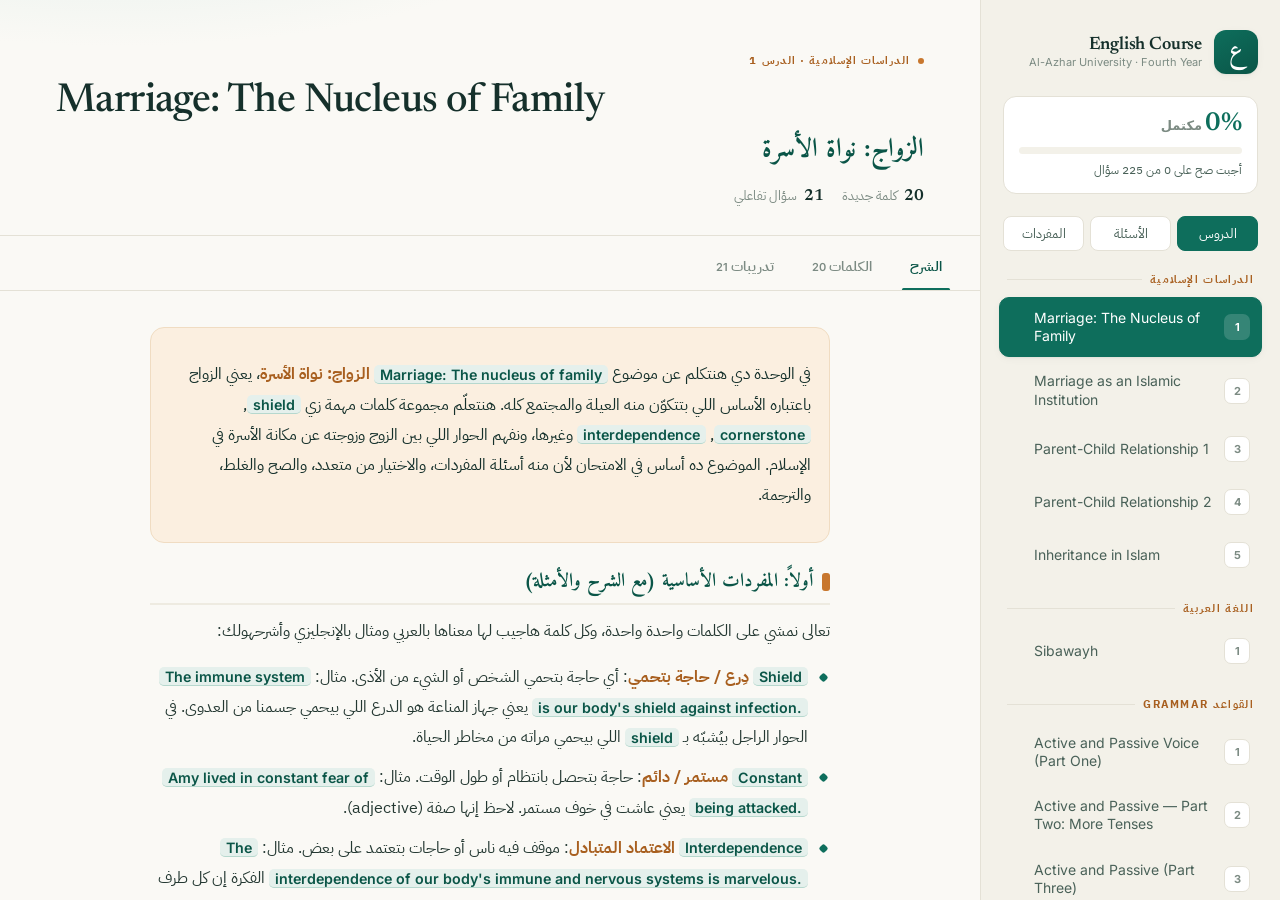
<file: index.html>
<!DOCTYPE html>
<html lang="ar" dir="rtl">
<head>
  <meta charset="UTF-8" />
  <meta name="viewport" content="width=device-width, initial-scale=1.0, viewport-fit=cover" />
  <meta name="theme-color" content="#0E6E5C" />
  <title>English for Non-Specialists — Al-Azhar · شرح تفاعلي</title>
  <link rel="preconnect" href="https://fonts.googleapis.com" />
  <link rel="preconnect" href="https://fonts.gstatic.com" crossorigin />
  <link href="https://fonts.googleapis.com/css2?family=Amiri:wght@400;700&family=IBM+Plex+Sans+Arabic:wght@400;500;600;700&family=Inter:wght@400;500;600;700&family=Newsreader:opsz,wght@6..72,400;6..72,500;6..72,600&display=swap" rel="stylesheet" />
  <link rel="stylesheet" href="styles.css" />
</head>
<body>
  <!-- Mobile top bar (hidden on desktop) -->
  <header class="topbar">
    <button class="menu-btn" id="menuBtn" aria-label="افتح القائمة" aria-expanded="false" aria-controls="sidebar">
      <span></span><span></span><span></span>
    </button>
    <div class="topbar-seal">ع</div>
    <div class="topbar-title" id="topbarTitle" dir="auto">English Course</div>
  </header>

  <nav class="site-nav site-nav--mobile" aria-label="أقسام الموقع">
    <a href="index.html" class="active">الدروس</a>
    <a href="quiz.html">الأسئلة</a>
    <a href="vocab.html">المفردات</a>
  </nav>

  <div class="scrim" id="scrim" hidden></div>

  <div class="app">
    <aside class="sidebar" id="sidebar">
      <div class="brand">
        <div class="seal">ع</div>
        <div>
          <h1>English Course</h1>
          <p>Al-Azhar University · Fourth Year</p>
        </div>
        <button class="drawer-close" id="drawerClose" aria-label="اقفل القائمة">×</button>
      </div>

      <div class="progress-block">
        <div class="pct"><span id="pctNum">0</span>%<small> مكتمل</small></div>
        <div class="bar"><span id="overallBar"></span></div>
        <div class="ar" id="overallText">—</div>
      </div>

      <nav class="site-nav" aria-label="أقسام الموقع">
        <a href="index.html" class="active">الدروس</a>
        <a href="quiz.html">الأسئلة</a>
        <a href="vocab.html">المفردات</a>
      </nav>

      <nav id="nav"></nav>
    </aside>

    <main class="main">
      <div class="main-inner" id="content">
        <div class="empty">جاري تحميل المحتوى…</div>
      </div>
    </main>
  </div>

  <script src="data.js"></script>
  <script src="app.js"></script>
</body>
</html>
</file>
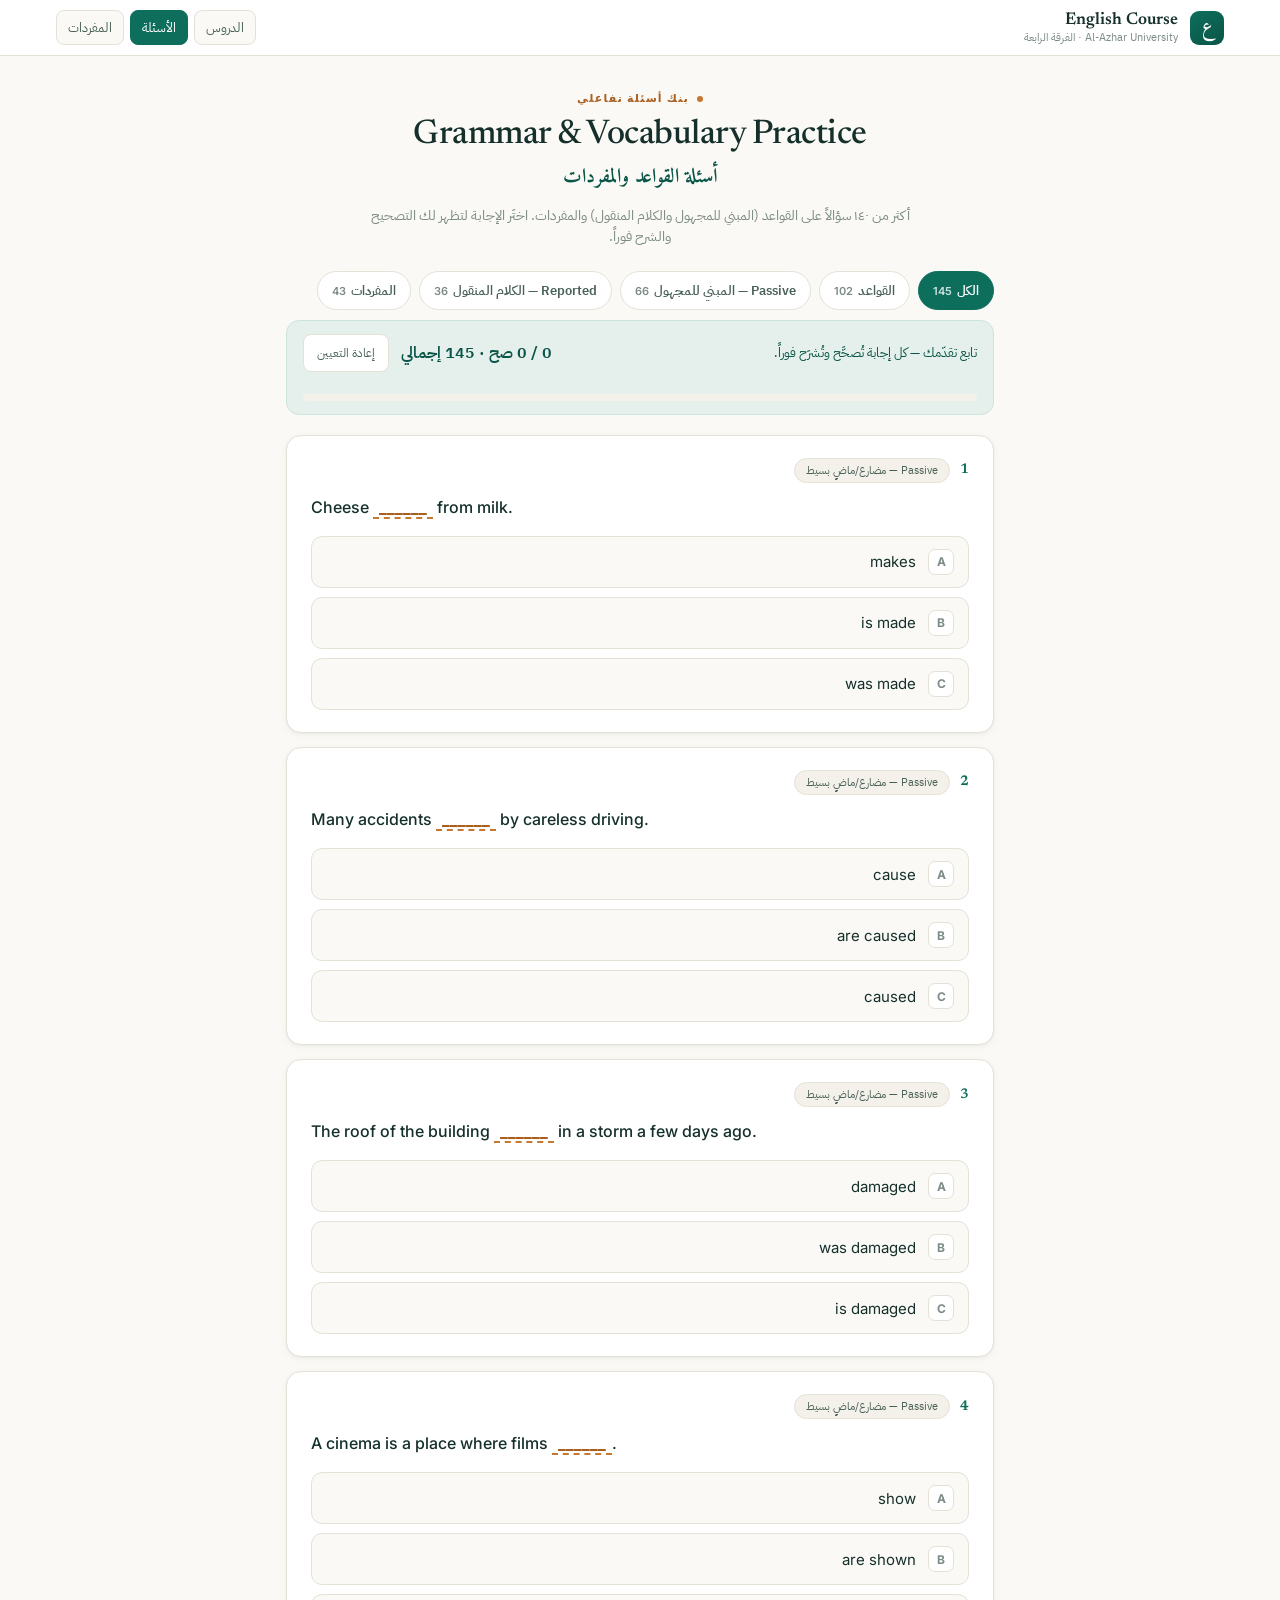
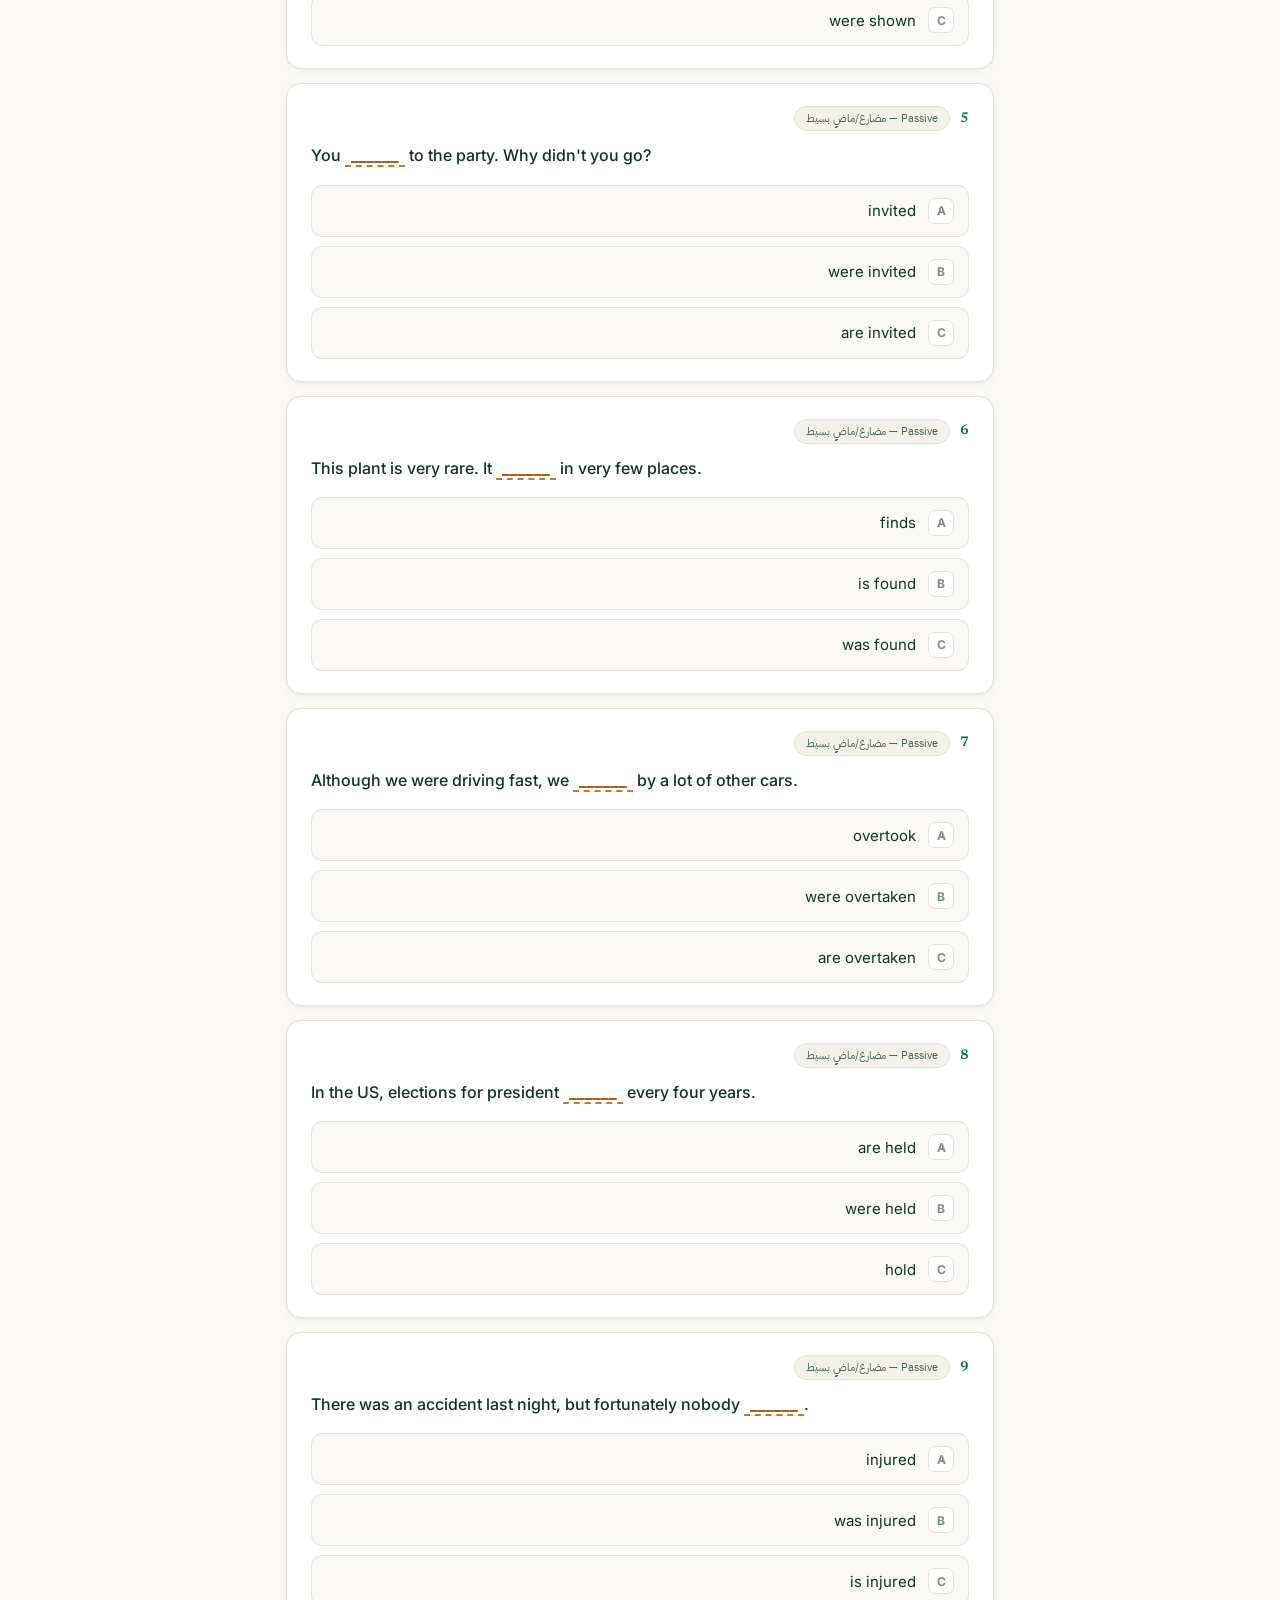
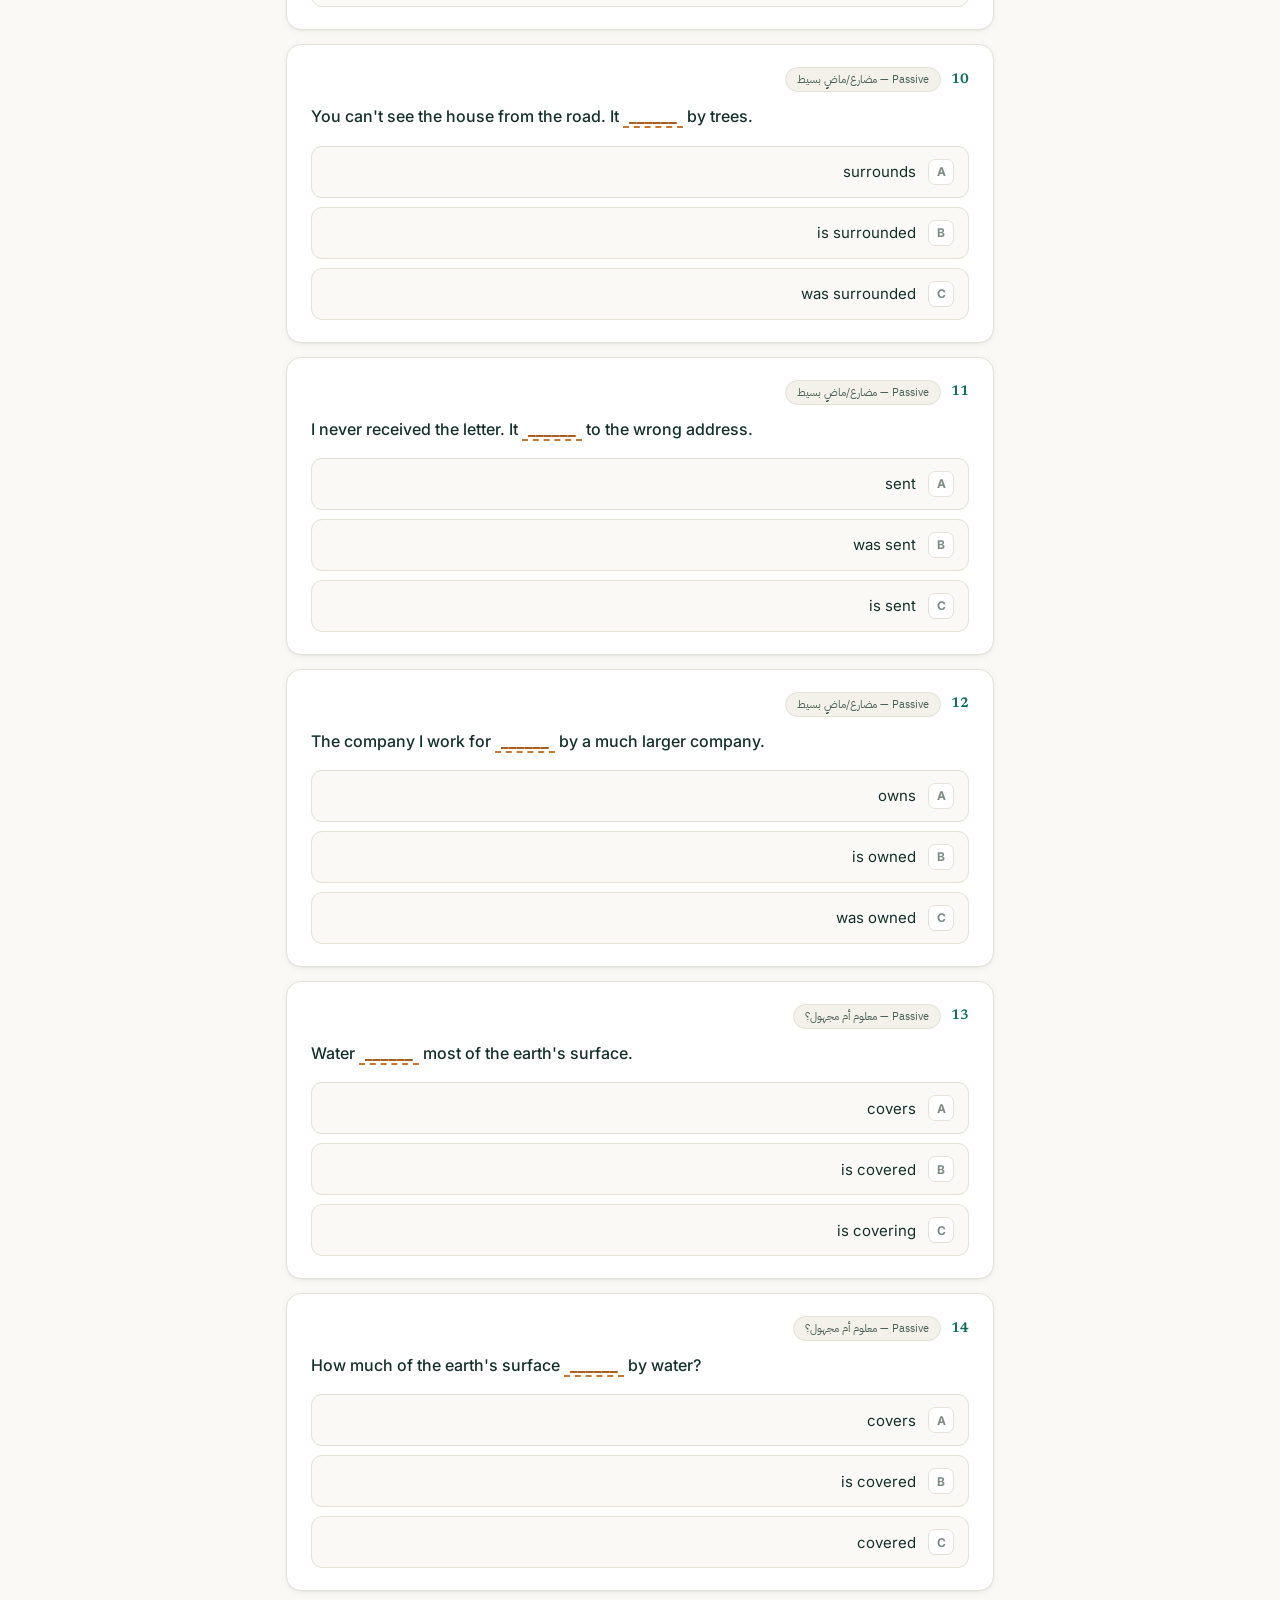
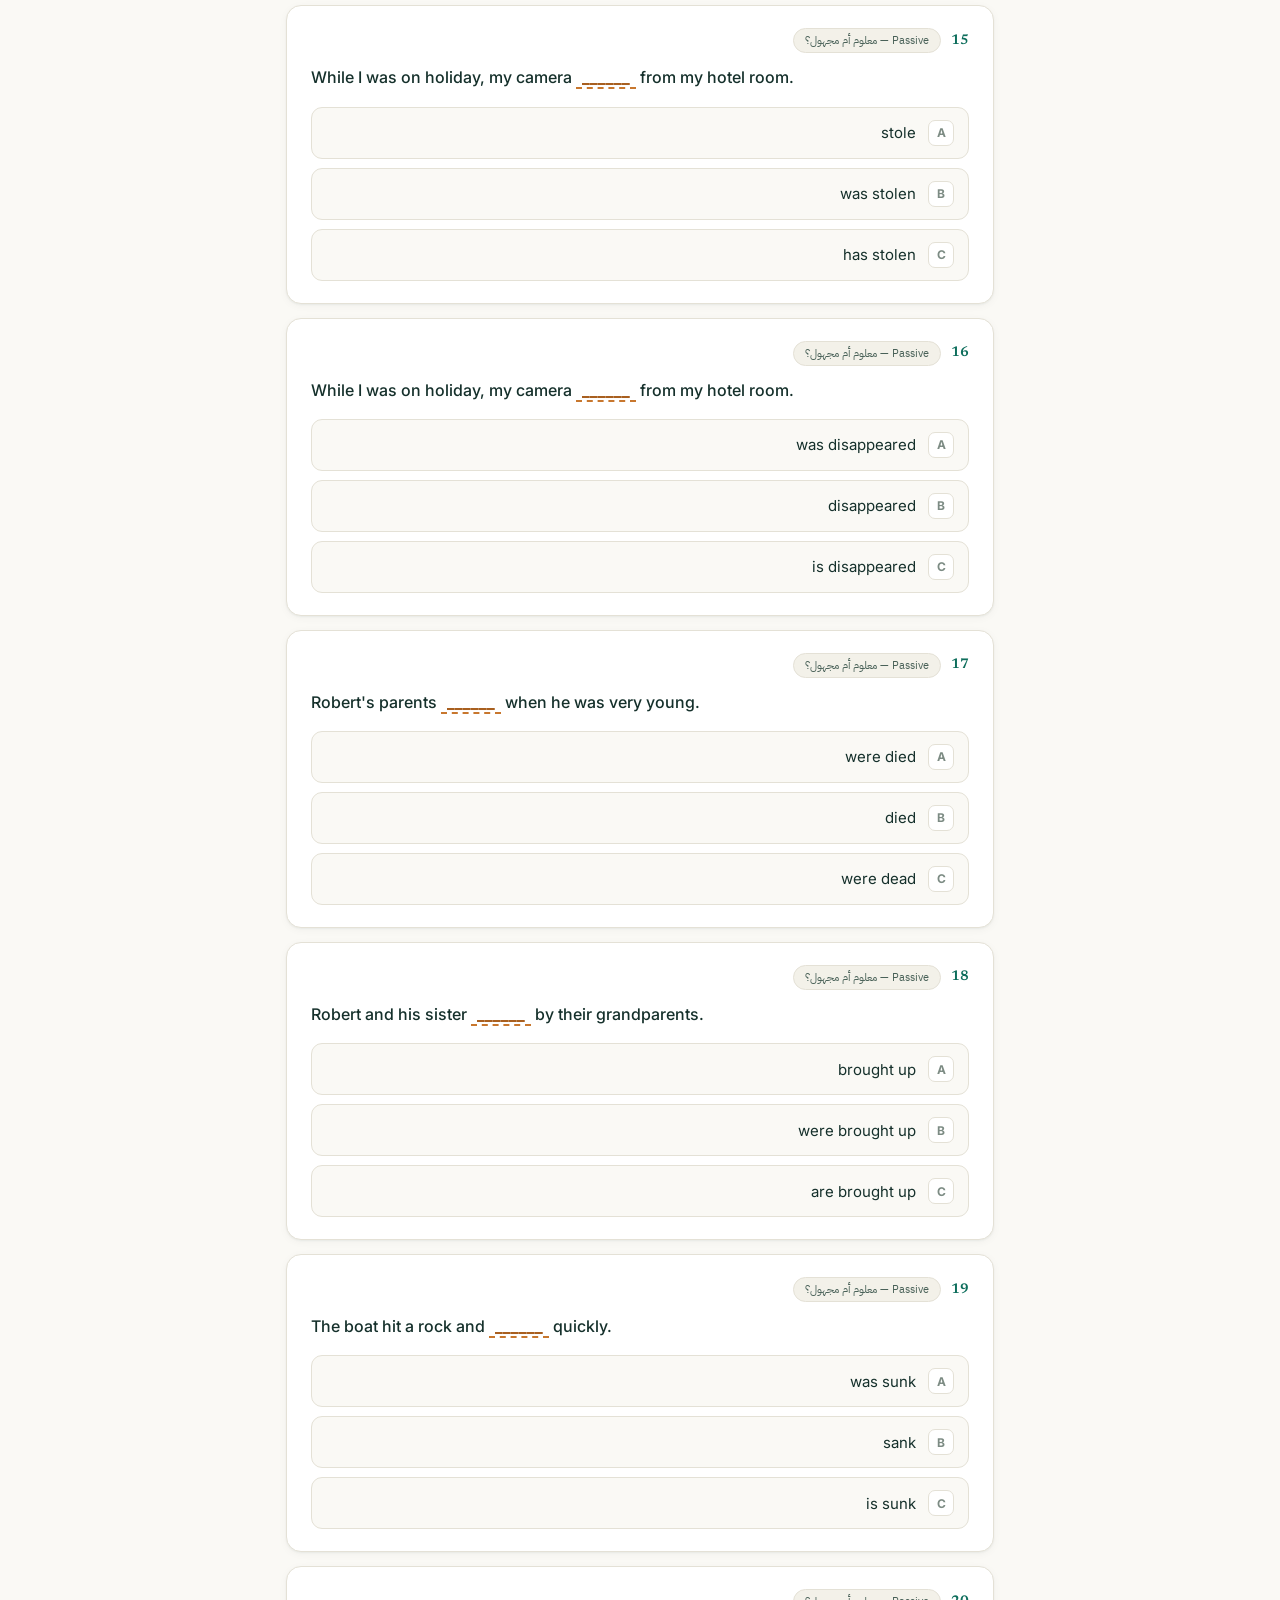
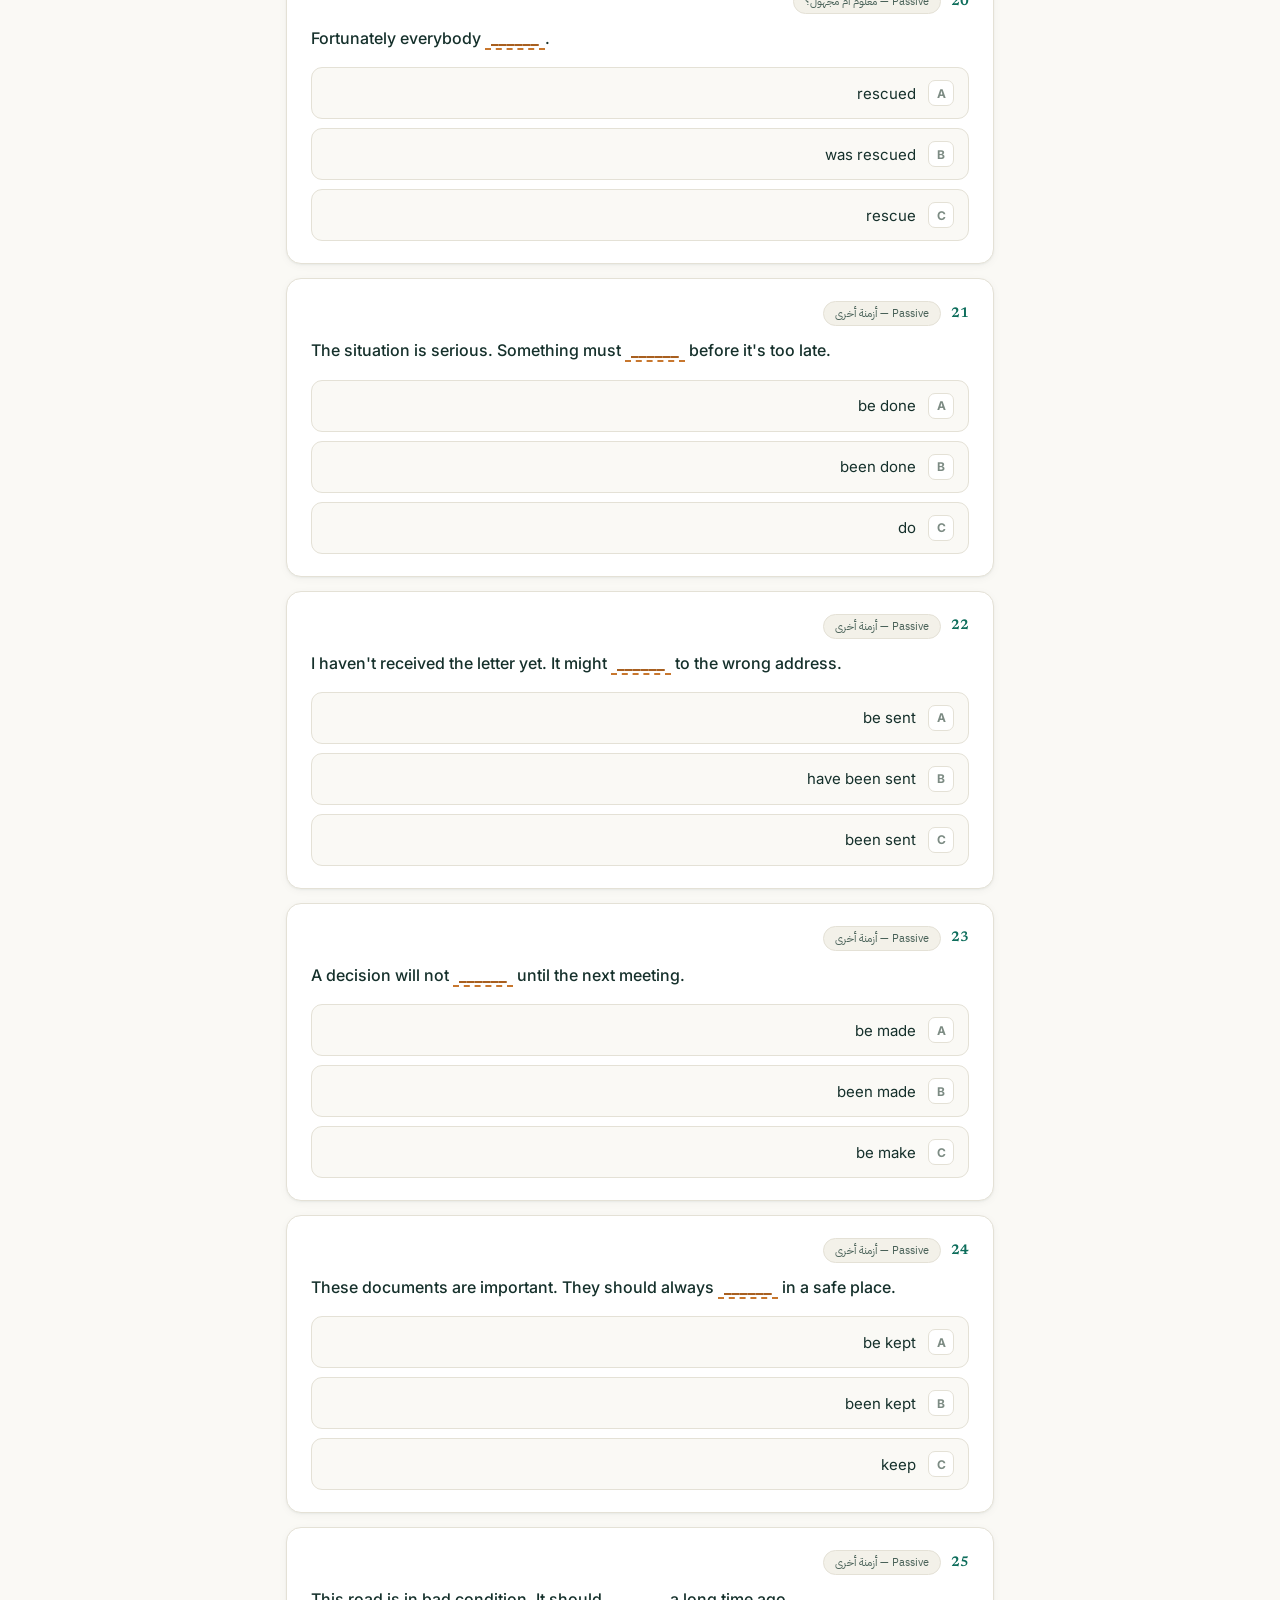
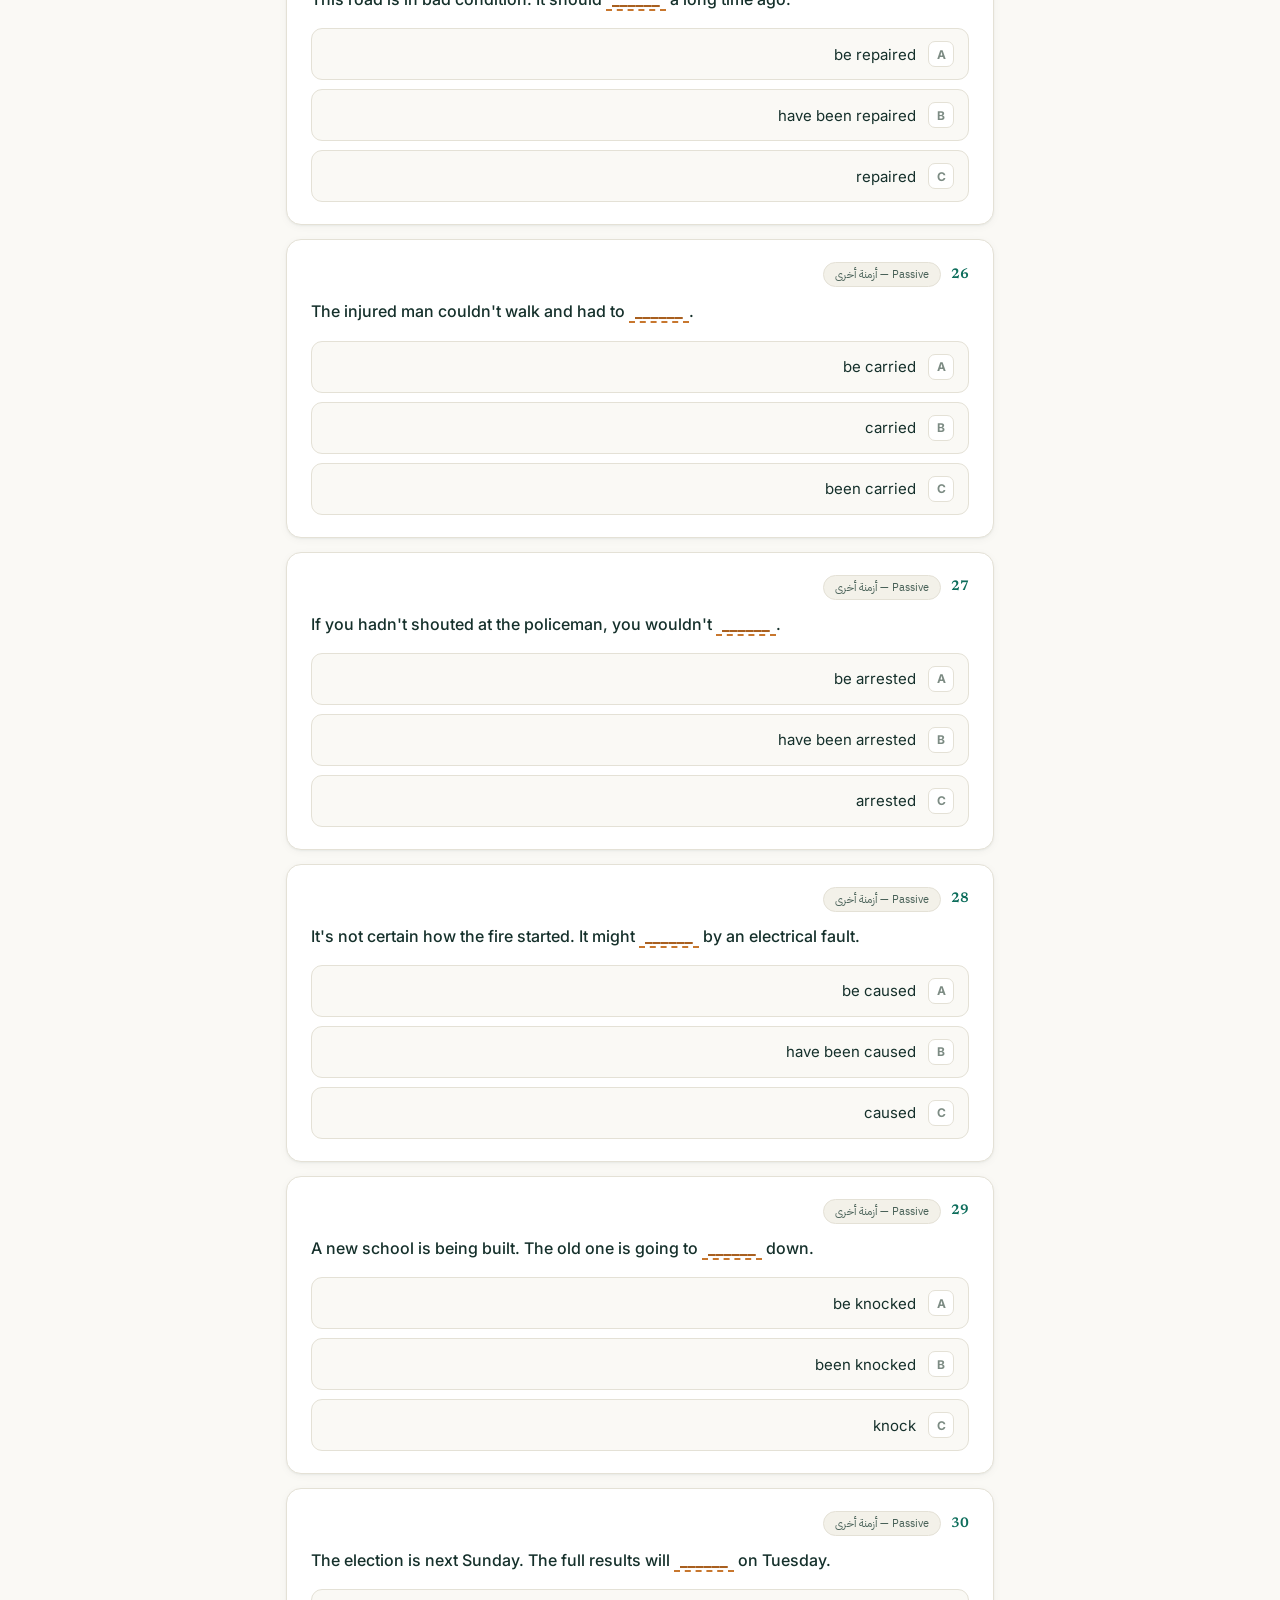
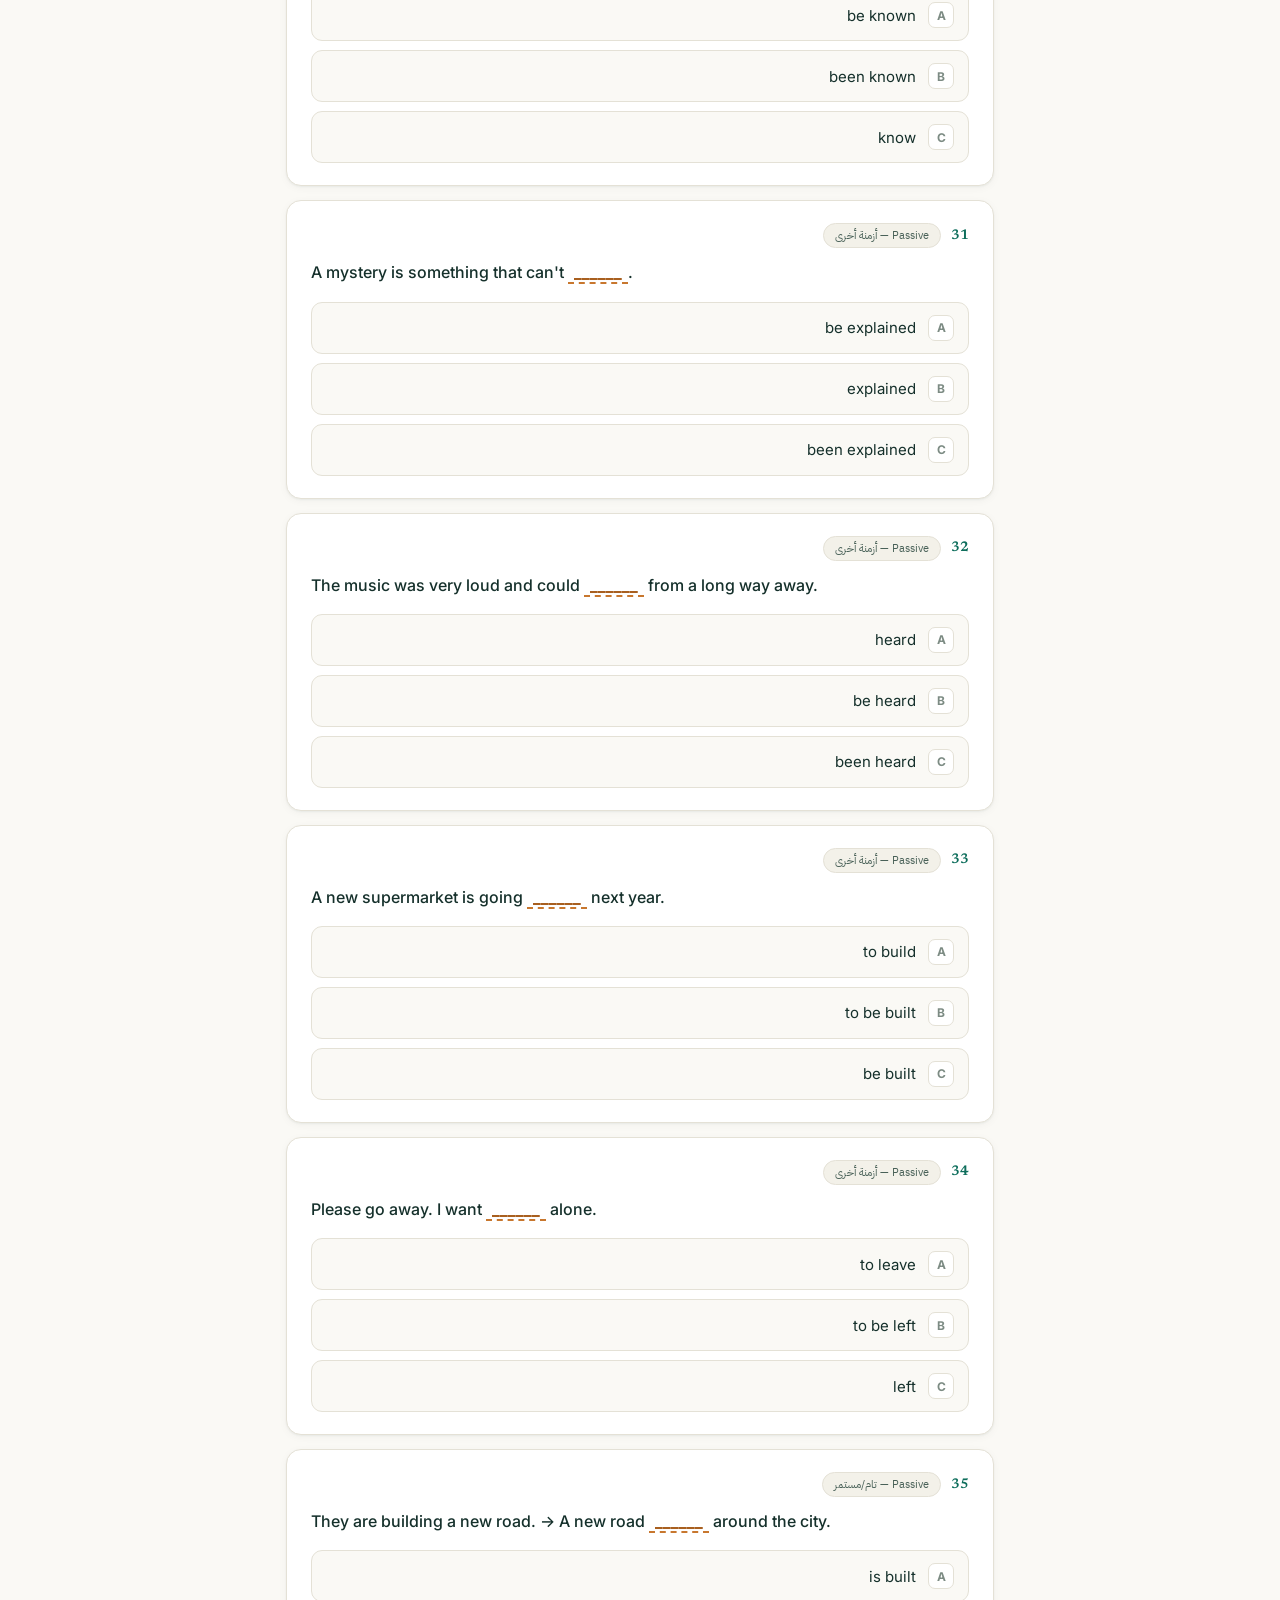
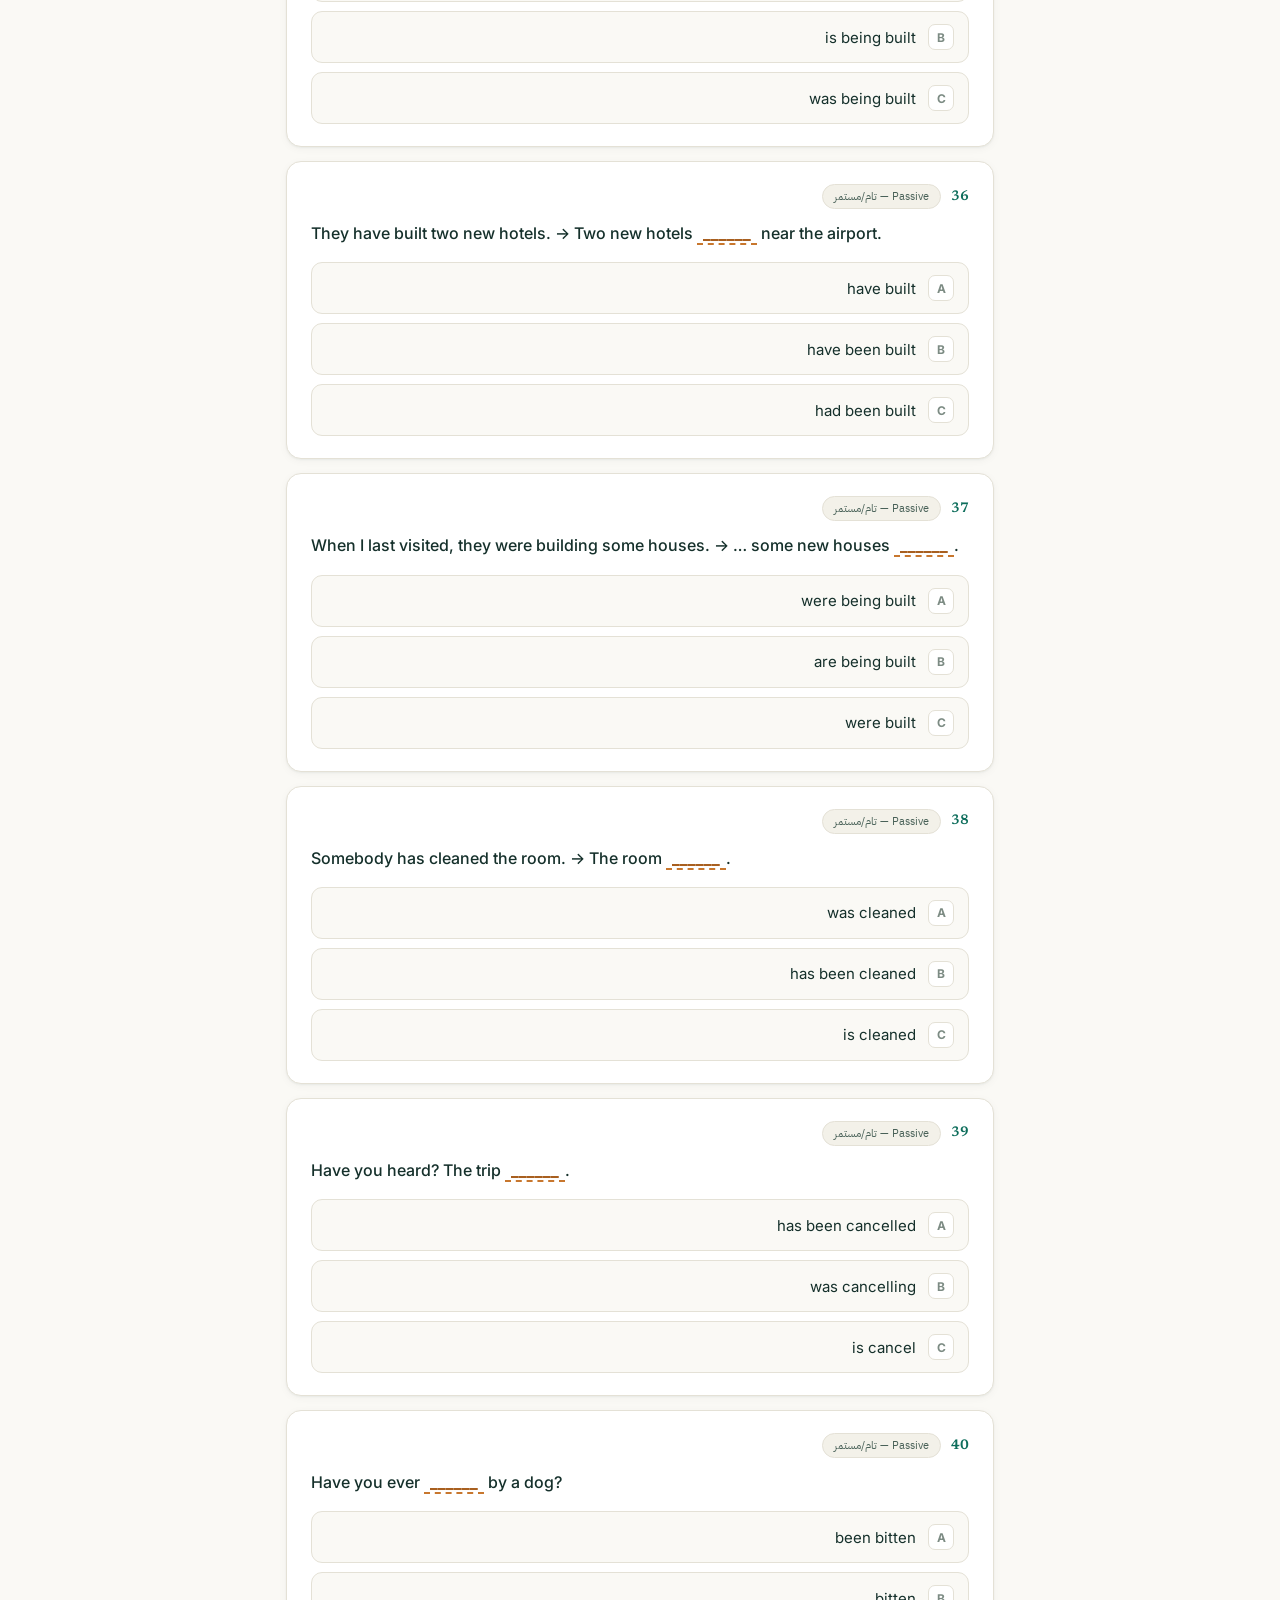
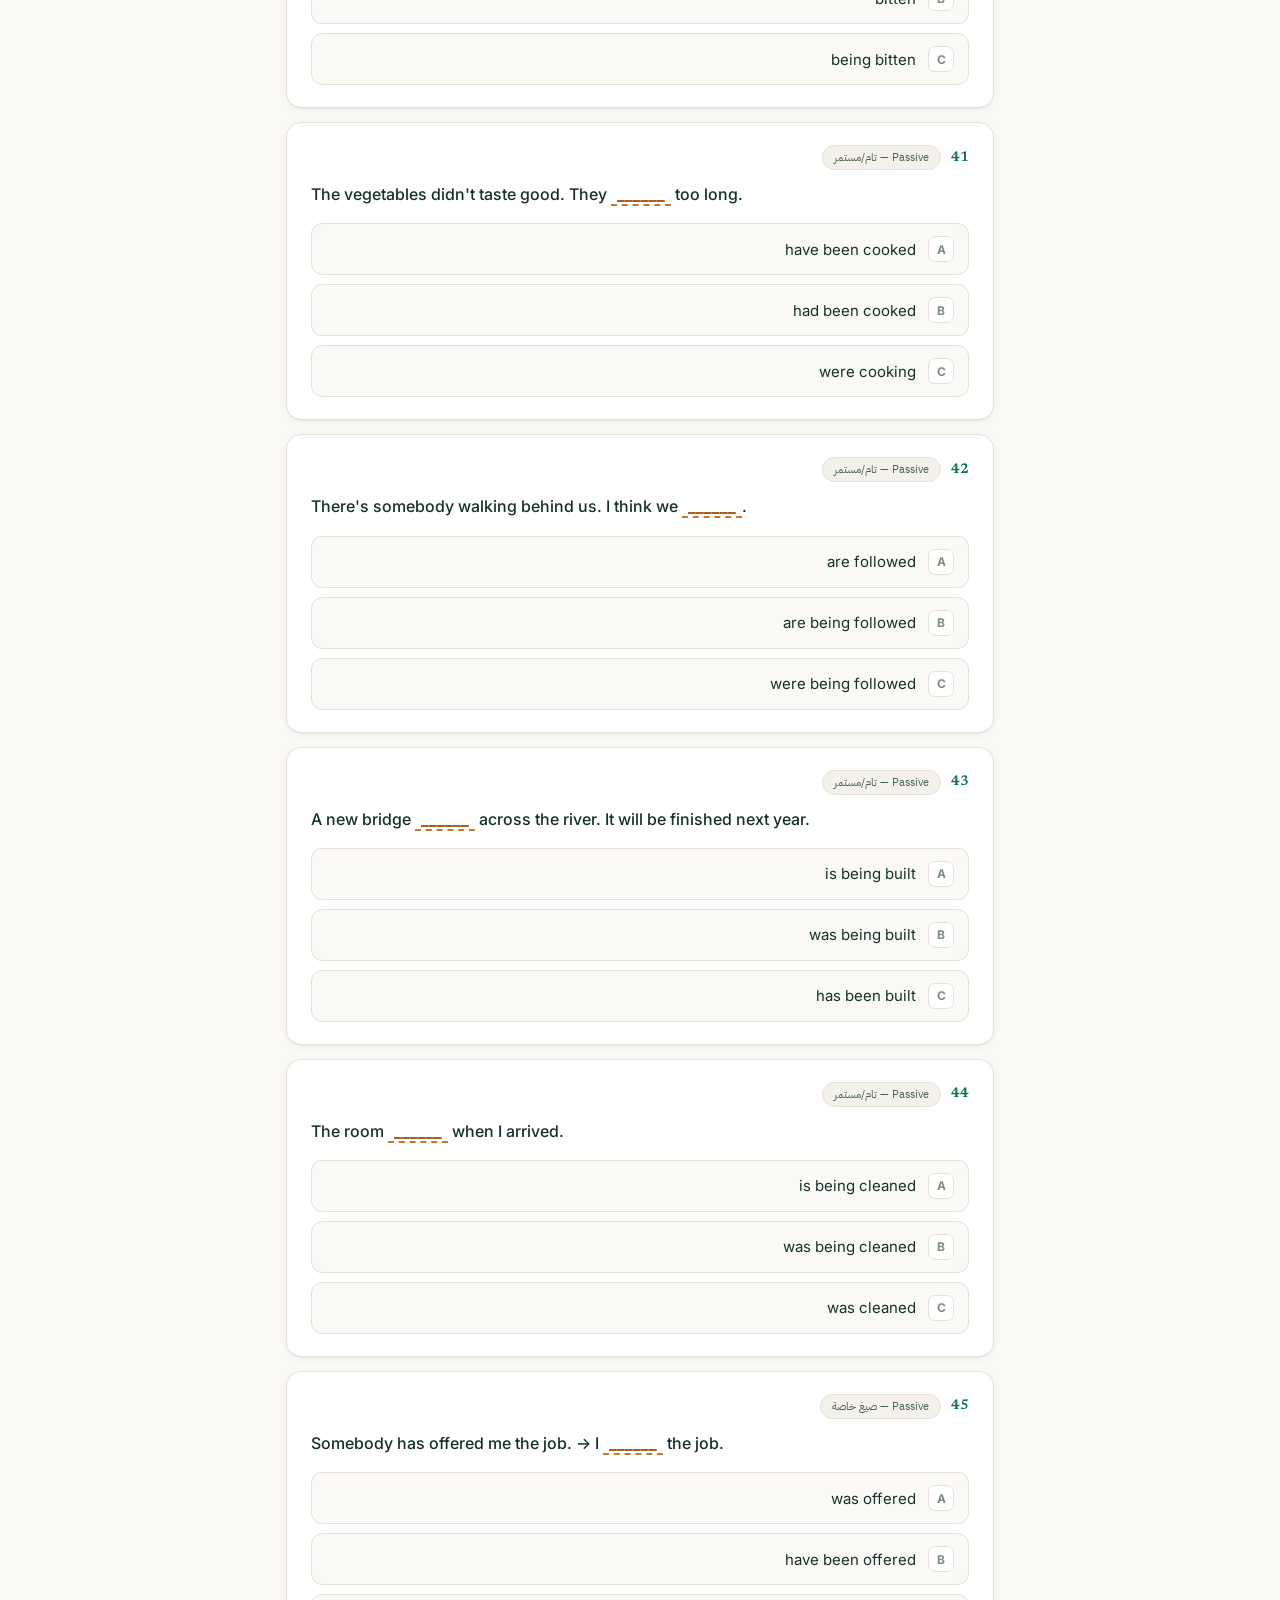
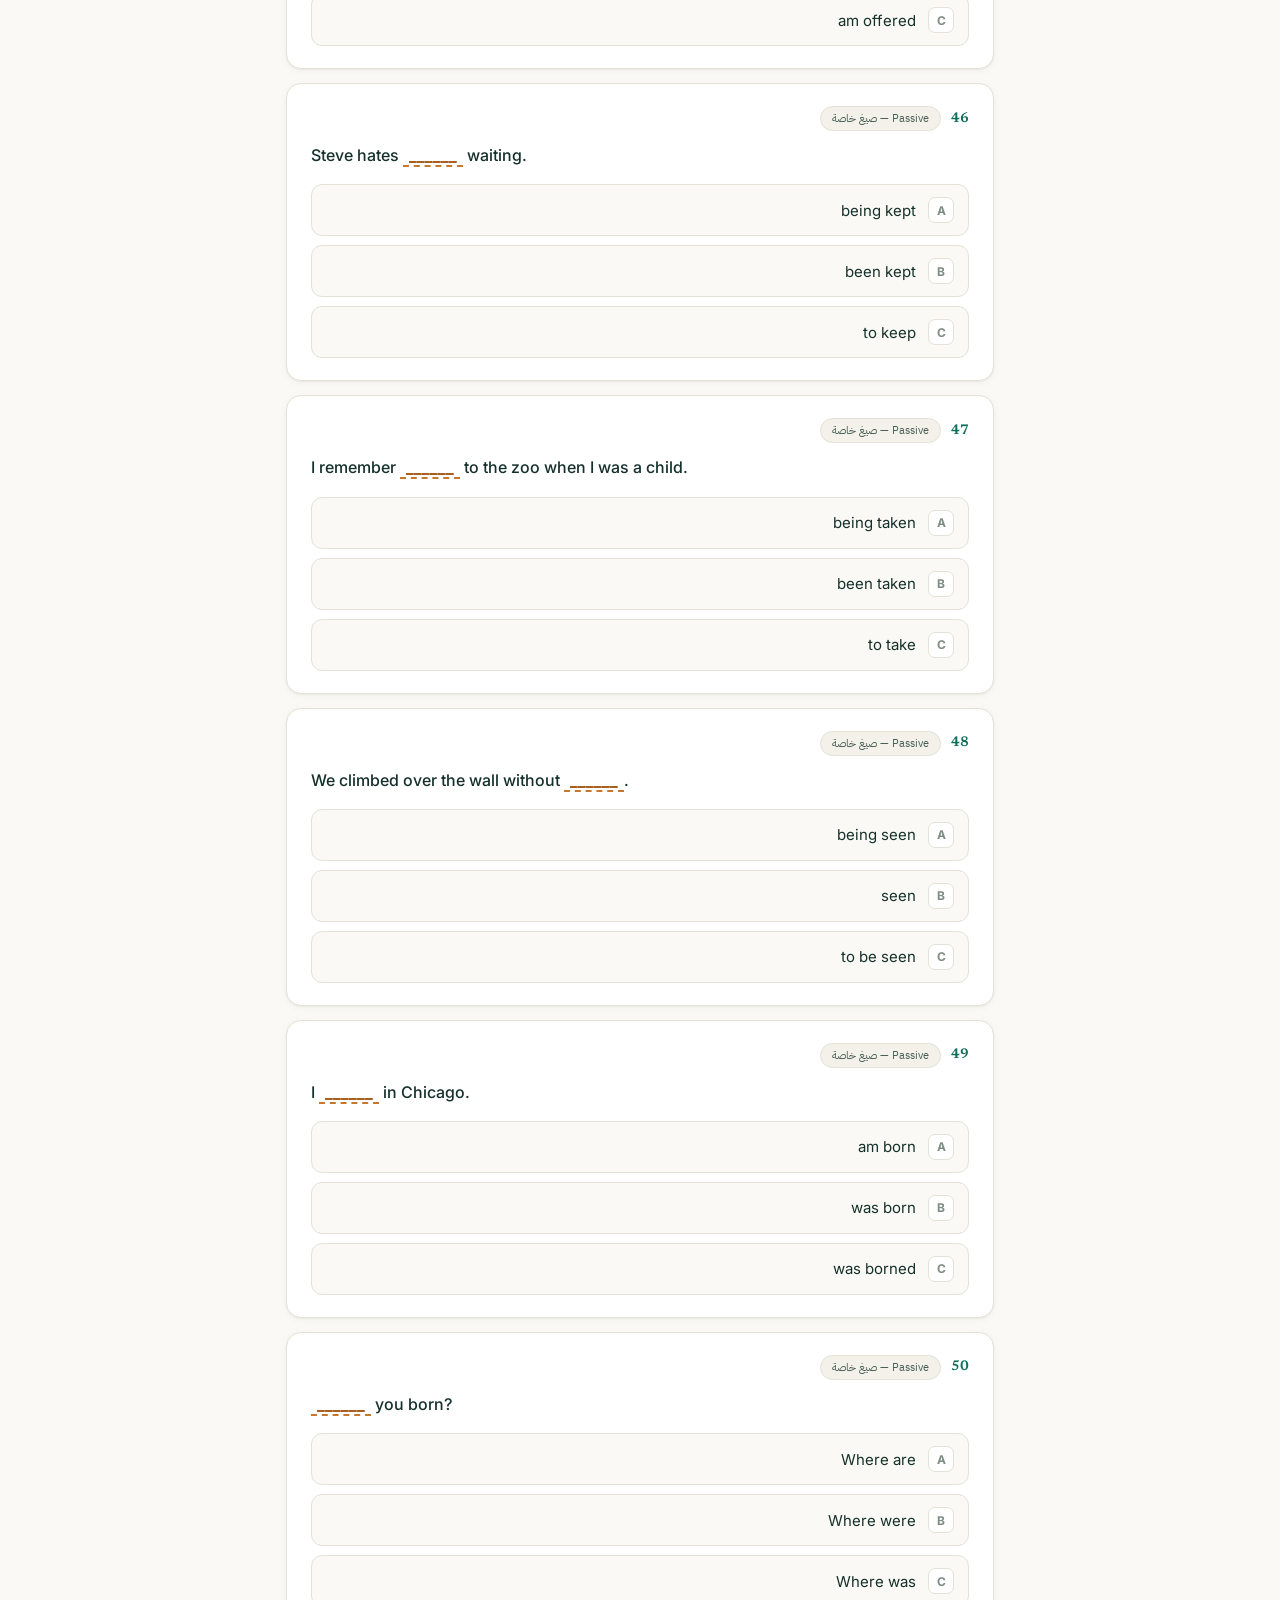
<file: quiz.html>
<!DOCTYPE html>
<html lang="ar" dir="rtl">
<head>
  <meta charset="UTF-8" />
  <meta name="viewport" content="width=device-width, initial-scale=1.0, viewport-fit=cover" />
  <meta name="theme-color" content="#0E6E5C" />
  <title>أسئلة القواعد والمفردات — English for Non-Specialists · الفرقة الرابعة</title>
  <link rel="preconnect" href="https://fonts.googleapis.com" />
  <link rel="preconnect" href="https://fonts.gstatic.com" crossorigin />
  <link href="https://fonts.googleapis.com/css2?family=Amiri:wght@400;700&family=IBM+Plex+Sans+Arabic:wght@400;500;600;700&family=Inter:wght@400;500;600;700&family=Newsreader:opsz,wght@6..72,400;6..72,500;6..72,600&display=swap" rel="stylesheet" />
  <!-- Shared design system from index.html -->
  <link rel="stylesheet" href="styles.css" />
  <style>
    /* ===== standalone page chrome (shares tokens from styles.css) ===== */
    .sitebar{
      position:sticky;top:0;z-index:40;display:flex;align-items:center;gap:12px;
      padding:calc(env(safe-area-inset-top,0px) + 10px) var(--gut) 10px;
      background:var(--card);border-bottom:1px solid var(--line);
    }
    .sitebar .seal{
      width:34px;height:34px;flex:none;border-radius:9px;
      background:linear-gradient(150deg,var(--emerald),var(--emerald-d));color:#fff;
      display:grid;place-items:center;font-family:var(--ff-ar-display);font-size:19px;font-weight:700;
    }
    .sitebar .ttl{min-width:0;}
    .sitebar h1{font-family:var(--ff-en-display);font-size:16px;font-weight:600;margin:0;line-height:1.2;white-space:nowrap;overflow:hidden;text-overflow:ellipsis;}
    .sitebar h1 small{display:block;font-family:var(--ff-ar-body);font-size:11px;color:var(--muted);font-weight:400;}
    .sitebar nav{margin-inline-start:auto;display:flex;gap:6px;flex:none;}
    .sitebar nav a{font-family:var(--ff-ar-body);font-size:12.5px;text-decoration:none;color:var(--ink-soft);
      border:1px solid var(--line);border-radius:8px;padding:7px 11px;background:var(--paper);white-space:nowrap;}
    .sitebar nav a.active,.sitebar nav a:hover{background:var(--emerald);color:#fff;border-color:var(--emerald);}

    .page{max-width:820px;margin:0 auto;padding:0 var(--gut) 90px;}

    .page-hero{text-align:center;padding:30px 0 6px;}
    .page-hero .eyebrow{justify-content:center;}
    .page-hero h2{font-family:var(--ff-en-display);font-weight:500;font-size:28px;margin:0 0 8px;color:var(--ink);letter-spacing:-.015em;}
    .page-hero .ar-title{font-family:var(--ff-ar-display);color:var(--emerald-d);font-weight:700;font-size:20px;margin:0 0 10px;}
    .page-hero p{font-family:var(--ff-ar-body);color:var(--muted);font-size:14px;max-width:560px;margin:0 auto;}

    /* filter chips */
    .chips{display:flex;flex-wrap:nowrap;gap:8px;margin:18px 0 6px;overflow-x:auto;padding-bottom:4px;-webkit-overflow-scrolling:touch;scrollbar-width:none;}
    .chips::-webkit-scrollbar{display:none;}
    .chips button{
      appearance:none;cursor:pointer;white-space:nowrap;flex:0 0 auto;
      font-family:var(--ff-ar-body);font-size:13px;font-weight:600;color:var(--ink-soft);
      background:var(--card);border:1px solid var(--line);padding:9px 14px;border-radius:999px;transition:.15s;
    }
    .chips button .n{font-family:var(--ff-en-ui);font-size:11px;color:var(--muted);margin-inline-start:5px;}
    .chips button:hover{border-color:var(--emerald);color:var(--emerald-d);}
    .chips button.active{background:var(--emerald);color:#fff;border-color:var(--emerald);}
    .chips button.active .n{color:rgba(255,255,255,.8);}

    /* score / progress bar (reuses practice-bar look) */
    .scorebar .bar{height:7px;margin-top:10px;background:var(--paper-2);border-radius:99px;overflow:hidden;}
    .scorebar .bar>span{display:block;height:100%;width:0;background:linear-gradient(90deg,var(--emerald),#3da88f);border-radius:99px;transition:width .4s cubic-bezier(.2,.7,.2,1);}

    @media (min-width:640px){ .page-hero h2{font-size:34px;} .sitebar h1{font-size:17px;} }
  </style>
</head>
<body>

  <header class="sitebar">
    <div class="seal">ع</div>
    <div class="ttl">
      <h1>English Course<small>Al-Azhar University · الفرقة الرابعة</small></h1>
    </div>
    <nav>
      <a href="index.html">الدروس</a>
      <a href="quiz.html" class="active">الأسئلة</a>
      <a href="vocab.html">المفردات</a>
    </nav>
  </header>

  <div class="page">

    <header class="page-hero">
      <span class="eyebrow"><span class="dot"></span>بنك أسئلة تفاعلي</span>
      <h2>Grammar &amp; Vocabulary Practice</h2>
      <div class="ar-title">أسئلة القواعد والمفردات</div>
      <p>أكثر من ١٤٠ سؤالاً على القواعد (المبني للمجهول والكلام المنقول) والمفردات. اختَر الإجابة لتظهر لك التصحيح والشرح فوراً.</p>
    </header>

    <div class="chips" id="chips"></div>

    <div class="practice-bar scorebar">
      <div class="ar">تابع تقدّمك — كل إجابة تُصحَّح وتُشرَح فوراً.</div>
      <div class="score" style="font-family:var(--ff-ar-body);" id="score">٠ / ٠ صح</div>
      <button class="btn-reset" id="reset">إعادة التعيين</button>
      <div class="bar" style="flex:1 1 100%"><span id="bar"></span></div>
    </div>

    <div class="practice" id="list"></div>
  </div>

<script>
/* ============================================================
   Question bank — grammar (priority) + vocabulary
   from data.md (Fourth Year). Each: {g group, t badge, q, o[], a, r}
   "~" in q = blank.   g: passive | reported | vocab
   ============================================================ */
const Q = [
  /* ---------- PASSIVE · present & past simple ---------- */
  {g:"passive",t:"Passive — مضارع/ماضٍ بسيط",q:"Cheese ~ from milk.",o:["makes","is made","was made"],a:1,r:`مضارع بسيط مبني للمجهول لحقيقة عامة: <span class="en">is/are + p.p.</span> — الجبنة بتتعمل من اللبن.`},
  {g:"passive",t:"Passive — مضارع/ماضٍ بسيط",q:"Many accidents ~ by careless driving.",o:["cause","are caused","caused"],a:1,r:`جمع + حقيقة عامة → <span class="en">are caused</span>.`},
  {g:"passive",t:"Passive — مضارع/ماضٍ بسيط",q:"The roof of the building ~ in a storm a few days ago.",o:["damaged","was damaged","is damaged"],a:1,r:`زمن ماضٍ (<span class="en">a few days ago</span>) مبني للمجهول → <span class="en">was damaged</span>.`},
  {g:"passive",t:"Passive — مضارع/ماضٍ بسيط",q:"A cinema is a place where films ~.",o:["show","are shown","were shown"],a:1,r:`الأفلام بتتعرض — مضارع مبني للمجهول → <span class="en">are shown</span>.`},
  {g:"passive",t:"Passive — مضارع/ماضٍ بسيط",q:"You ~ to the party. Why didn't you go?",o:["invited","were invited","are invited"],a:1,r:`الدعوة حصلت في الماضي → <span class="en">were invited</span>.`},
  {g:"passive",t:"Passive — مضارع/ماضٍ بسيط",q:"This plant is very rare. It ~ in very few places.",o:["finds","is found","was found"],a:1,r:`حقيقة حالية دايمة → <span class="en">is found</span>.`},
  {g:"passive",t:"Passive — مضارع/ماضٍ بسيط",q:"Although we were driving fast, we ~ by a lot of other cars.",o:["overtook","were overtaken","are overtaken"],a:1,r:`ماضٍ مبني للمجهول → <span class="en">were overtaken</span>.`},
  {g:"passive",t:"Passive — مضارع/ماضٍ بسيط",q:"In the US, elections for president ~ every four years.",o:["are held","were held","hold"],a:0,r:`عادة متكررة → مضارع مبني للمجهول <span class="en">are held</span>.`},
  {g:"passive",t:"Passive — مضارع/ماضٍ بسيط",q:"There was an accident last night, but fortunately nobody ~.",o:["injured","was injured","is injured"],a:1,r:`ماضٍ مبني للمجهول → <span class="en">was injured</span>.`},
  {g:"passive",t:"Passive — مضارع/ماضٍ بسيط",q:"You can't see the house from the road. It ~ by trees.",o:["surrounds","is surrounded","was surrounded"],a:1,r:`حالة حالية دايمة → <span class="en">is surrounded</span>.`},
  {g:"passive",t:"Passive — مضارع/ماضٍ بسيط",q:"I never received the letter. It ~ to the wrong address.",o:["sent","was sent","is sent"],a:1,r:`الجواب اتبعت للعنوان الغلط (ماضٍ) → <span class="en">was sent</span>.`},
  {g:"passive",t:"Passive — مضارع/ماضٍ بسيط",q:"The company I work for ~ by a much larger company.",o:["owns","is owned","was owned"],a:1,r:`حالة حالية → <span class="en">is owned</span>.`},
  {g:"passive",t:"Passive — معلوم أم مجهول؟",q:"Water ~ most of the earth's surface.",o:["covers","is covered","is covering"],a:0,r:`هنا الفعل مبني للمعلوم — المياه بتغطي. <span class="en">covers</span> (active).`},
  {g:"passive",t:"Passive — معلوم أم مجهول؟",q:"How much of the earth's surface ~ by water?",o:["covers","is covered","covered"],a:1,r:`مع <span class="en">by water</span> → مبني للمجهول <span class="en">is covered</span>.`},
  {g:"passive",t:"Passive — معلوم أم مجهول؟",q:"While I was on holiday, my camera ~ from my hotel room.",o:["stole","was stolen","has stolen"],a:1,r:`حد سرقها → مبني للمجهول <span class="en">was stolen</span>.`},
  {g:"passive",t:"Passive — معلوم أم مجهول؟",q:"While I was on holiday, my camera ~ from my hotel room.",o:["was disappeared","disappeared","is disappeared"],a:1,r:`<span class="en">disappear</span> فعل لازم مايتحطّش مبني للمجهول → <span class="en">disappeared</span>.`},
  {g:"passive",t:"Passive — معلوم أم مجهول؟",q:"Robert's parents ~ when he was very young.",o:["were died","died","were dead"],a:1,r:`<span class="en">die</span> فعل لازم → ماضٍ بسيط <span class="en">died</span>.`},
  {g:"passive",t:"Passive — معلوم أم مجهول؟",q:"Robert and his sister ~ by their grandparents.",o:["brought up","were brought up","are brought up"],a:1,r:`اتربّوا في الماضي → <span class="en">were brought up</span>.`},
  {g:"passive",t:"Passive — معلوم أم مجهول؟",q:"The boat hit a rock and ~ quickly.",o:["was sunk","sank","is sunk"],a:1,r:`<span class="en">sink</span> هنا لازم بمعنى غرق → <span class="en">sank</span>.`},
  {g:"passive",t:"Passive — معلوم أم مجهول؟",q:"Fortunately everybody ~.",o:["rescued","was rescued","rescue"],a:1,r:`اتنقذوا → مبني للمجهول <span class="en">was rescued</span>.`},

  /* ---------- PASSIVE · more tenses (modals/infinitive) ---------- */
  {g:"passive",t:"Passive — أزمنة أخرى",q:"The situation is serious. Something must ~ before it's too late.",o:["be done","been done","do"],a:0,r:`بعد <span class="en">modal</span>: <span class="en">must be + p.p.</span>.`},
  {g:"passive",t:"Passive — أزمنة أخرى",q:"I haven't received the letter yet. It might ~ to the wrong address.",o:["be sent","have been sent","been sent"],a:1,r:`احتمال في الماضي → <span class="en">might have been + p.p.</span>.`},
  {g:"passive",t:"Passive — أزمنة أخرى",q:"A decision will not ~ until the next meeting.",o:["be made","been made","be make"],a:0,r:`<span class="en">will (not) be + p.p.</span>.`},
  {g:"passive",t:"Passive — أزمنة أخرى",q:"These documents are important. They should always ~ in a safe place.",o:["be kept","been kept","keep"],a:0,r:`<span class="en">should be + p.p.</span>.`},
  {g:"passive",t:"Passive — أزمنة أخرى",q:"This road is in bad condition. It should ~ a long time ago.",o:["be repaired","have been repaired","repaired"],a:1,r:`كان لازم يتصلّح زمان → <span class="en">should have been + p.p.</span>.`},
  {g:"passive",t:"Passive — أزمنة أخرى",q:"The injured man couldn't walk and had to ~.",o:["be carried","carried","been carried"],a:0,r:`<span class="en">had to be + p.p.</span>.`},
  {g:"passive",t:"Passive — أزمنة أخرى",q:"If you hadn't shouted at the policeman, you wouldn't ~.",o:["be arrested","have been arrested","arrested"],a:1,r:`شرط مستحيل في الماضي → <span class="en">wouldn't have been + p.p.</span>.`},
  {g:"passive",t:"Passive — أزمنة أخرى",q:"It's not certain how the fire started. It might ~ by an electrical fault.",o:["be caused","have been caused","caused"],a:1,r:`احتمال في الماضي → <span class="en">might have been caused</span>.`},
  {g:"passive",t:"Passive — أزمنة أخرى",q:"A new school is being built. The old one is going to ~ down.",o:["be knocked","been knocked","knock"],a:0,r:`<span class="en">be going to be + p.p.</span>.`},
  {g:"passive",t:"Passive — أزمنة أخرى",q:"The election is next Sunday. The full results will ~ on Tuesday.",o:["be known","been known","know"],a:0,r:`<span class="en">will be + p.p.</span>.`},
  {g:"passive",t:"Passive — أزمنة أخرى",q:"A mystery is something that can't ~.",o:["be explained","explained","been explained"],a:0,r:`<span class="en">can't be + p.p.</span>.`},
  {g:"passive",t:"Passive — أزمنة أخرى",q:"The music was very loud and could ~ from a long way away.",o:["heard","be heard","been heard"],a:1,r:`<span class="en">could be + p.p.</span>.`},
  {g:"passive",t:"Passive — أزمنة أخرى",q:"A new supermarket is going ~ next year.",o:["to build","to be built","be built"],a:1,r:`<span class="en">going to be built</span>.`},
  {g:"passive",t:"Passive — أزمنة أخرى",q:"Please go away. I want ~ alone.",o:["to leave","to be left","left"],a:1,r:`مصدر مبني للمجهول → <span class="en">to be left</span>.`},

  /* ---------- PASSIVE · perfect & continuous + transformation ---------- */
  {g:"passive",t:"Passive — تام/مستمر",q:"They are building a new road. → A new road ~ around the city.",o:["is built","is being built","was being built"],a:1,r:`مضارع مستمر مبني للمجهول → <span class="en">is being built</span>.`},
  {g:"passive",t:"Passive — تام/مستمر",q:"They have built two new hotels. → Two new hotels ~ near the airport.",o:["have built","have been built","had been built"],a:1,r:`مضارع تام مبني للمجهول → <span class="en">have been built</span>.`},
  {g:"passive",t:"Passive — تام/مستمر",q:"When I last visited, they were building some houses. → … some new houses ~.",o:["were being built","are being built","were built"],a:0,r:`ماضٍ مستمر مبني للمجهول → <span class="en">were being built</span>.`},
  {g:"passive",t:"Passive — تام/مستمر",q:"Somebody has cleaned the room. → The room ~.",o:["was cleaned","has been cleaned","is cleaned"],a:1,r:`مضارع تام مبني للمجهول → <span class="en">has been cleaned</span>.`},
  {g:"passive",t:"Passive — تام/مستمر",q:"Have you heard? The trip ~.",o:["has been cancelled","was cancelling","is cancel"],a:0,r:`مضارع تام مبني للمجهول → <span class="en">has been cancelled</span>.`},
  {g:"passive",t:"Passive — تام/مستمر",q:"Have you ever ~ by a dog?",o:["been bitten","bitten","being bitten"],a:0,r:`مضارع تام مبني للمجهول → <span class="en">been bitten</span>.`},
  {g:"passive",t:"Passive — تام/مستمر",q:"The vegetables didn't taste good. They ~ too long.",o:["have been cooked","had been cooked","were cooking"],a:1,r:`ماضٍ تام مبني للمجهول → <span class="en">had been cooked</span>.`},
  {g:"passive",t:"Passive — تام/مستمر",q:"There's somebody walking behind us. I think we ~.",o:["are followed","are being followed","were being followed"],a:1,r:`بيحصل دلوقتي → مضارع مستمر مجهول <span class="en">are being followed</span>.`},
  {g:"passive",t:"Passive — تام/مستمر",q:"A new bridge ~ across the river. It will be finished next year.",o:["is being built","was being built","has been built"],a:0,r:`شغّال دلوقتي → <span class="en">is being built</span>.`},
  {g:"passive",t:"Passive — تام/مستمر",q:"The room ~ when I arrived.",o:["is being cleaned","was being cleaned","was cleaned"],a:1,r:`كان بيتنضّف وقت ما وصلت → <span class="en">was being cleaned</span>.`},

  /* ---------- PASSIVE · two objects / being / born / get ---------- */
  {g:"passive",t:"Passive — صيغ خاصة",q:"Somebody has offered me the job. → I ~ the job.",o:["was offered","have been offered","am offered"],a:1,r:`مع فعلين الأفضل نبدأ بالشخص: <span class="en">have been offered</span>.`},
  {g:"passive",t:"Passive — صيغ خاصة",q:"Steve hates ~ waiting.",o:["being kept","been kept","to keep"],a:0,r:`مصدر -ing مبني للمجهول → <span class="en">being kept</span>.`},
  {g:"passive",t:"Passive — صيغ خاصة",q:"I remember ~ to the zoo when I was a child.",o:["being taken","been taken","to take"],a:0,r:`= حد خدني → <span class="en">being taken</span>.`},
  {g:"passive",t:"Passive — صيغ خاصة",q:"We climbed over the wall without ~.",o:["being seen","seen","to be seen"],a:0,r:`بعد <span class="en">without</span> → <span class="en">being seen</span>.`},
  {g:"passive",t:"Passive — صيغ خاصة",q:"I ~ in Chicago.",o:["am born","was born","was borned"],a:1,r:`بنقول دايمًا <span class="en">was born</span> مش <span class="en">am born</span>.`},
  {g:"passive",t:"Passive — صيغ خاصة",q:"~ you born?",o:["Where are","Where were","Where was"],a:1,r:`<span class="en">Where were you born?</span>.`},
  {g:"passive",t:"Passive — صيغ خاصة",q:"How many babies ~ every day?",o:["are born","were born","born"],a:0,r:`حقيقة حالية → <span class="en">are born</span>.`},
  {g:"passive",t:"Passive — صيغ خاصة",q:"There was a fight, but nobody ~.",o:["got hurt","got hurted","was hurting"],a:0,r:`<span class="en">get</span> للمجهول في الكلام العادي → <span class="en">got hurt</span>.`},
  {g:"passive",t:"Passive — صيغ خاصة",q:"I don't ~ to many parties.",o:["get invited","got invited","get invite"],a:0,r:`= مش بتتدعى كتير → <span class="en">get invited</span>.`},
  {g:"passive",t:"Passive — صيغ خاصة",q:"I like giving presents and I also like ~ them.",o:["being given","been given","give"],a:0,r:`بحب إن حد يديني هدايا → <span class="en">being given</span>.`},
  {g:"passive",t:"Passive — صيغ خاصة",q:"How do you avoid ~ by mosquitoes?",o:["being bitten","been bitten","to bite"],a:0,r:`بعد <span class="en">avoid</span> → <span class="en">being bitten</span>.`},
  {g:"passive",t:"Passive — صيغ خاصة",q:"I'm an adult. I don't like ~ like a child.",o:["being treated","been treated","treated"],a:0,r:`<span class="en">being treated</span>.`},
  {g:"passive",t:"Passive — صيغ خاصة",q:"Alex ~ by a bee while he was sitting in the garden.",o:["got stung","got stinged","was sting"],a:0,r:`حدث مفاجئ → <span class="en">got stung</span>.`},
  {g:"passive",t:"Passive — صيغ خاصة",q:"I used to have a bike, but it ~ a few months ago.",o:["got stolen","got stealed","was stealing"],a:0,r:`= اتسرقت → <span class="en">got stolen</span>.`},
  {g:"passive",t:"Passive — صيغ خاصة",q:"Rachel works hard, but she doesn't ~ very much.",o:["get paid","gets paid","got paid"],a:0,r:`مع <span class="en">doesn't</span> الفعل أساسي → <span class="en">get paid</span>.`},
  {g:"passive",t:"Passive — صيغ خاصة",q:"Last night I ~ by the police as I was driving home.",o:["got stopped","get stopped","was stopping"],a:0,r:`ماضٍ → <span class="en">got stopped</span>.`},

  /* ---------- GRAMMAR · general passive rules ---------- */
  {g:"passive",t:"Grammar — قواعد عامة",q:"Which verb CANNOT be used in the passive?",o:["build","clean","happen"],a:2,r:`<span class="en">happen</span> فعل لازم؛ مفيش مفعول يبقى فاعل، فمايتحطّش مبني للمجهول.`},
  {g:"passive",t:"Grammar — قواعد عامة",q:"The passive is formed with:",o:["be + past participle","have + past participle","be + -ing"],a:0,r:`صيغة المبني للمجهول = <span class="en">be + past participle</span>.`},
  {g:"passive",t:"Grammar — قواعد عامة",q:"In the passive, the ___ of the active verb becomes the subject.",o:["object","adverb","subject"],a:0,r:`مفعول الجملة المعلومة بيبقى فاعل في المجهولة.`},
  {g:"passive",t:"Grammar — قواعد عامة",q:"\"I was given this watch by my grandfather.\" Another correct passive: \"This watch ~ to me.\"",o:["was given","gave","is giving"],a:0,r:`الفعل بفعلين يقبل صيغتين → <span class="en">This watch was given to me</span>.`},
  {g:"passive",t:"Grammar — قواعد عامة",q:"Which sentence is correct?",o:["I am born in 1990.","I was born in 1990.","I have born in 1990."],a:1,r:`دايمًا <span class="en">was/were born</span> عن الماضي.`},
  {g:"passive",t:"Grammar — قواعد عامة",q:"We use \"get\" for the passive mainly in:",o:["formal writing","informal spoken English","academic essays"],a:1,r:`<span class="en">get</span> للمجهول بنستخدمه أكتر في الكلام غير الرسمي.`},

  /* ---------- REPORTED SPEECH · tense changes ---------- */
  {g:"reported",t:"Reported — تغيير الأزمنة",q:"In reported speech, \"am / is\" usually changes to:",o:["was","were","been"],a:0,r:`<span class="en">am/is → was</span>.`},
  {g:"reported",t:"Reported — تغيير الأزمنة",q:"\"will\" changes to:",o:["would","will","should"],a:0,r:`<span class="en">will → would</span>.`},
  {g:"reported",t:"Reported — تغيير الأزمنة",q:"\"can\" changes to:",o:["could","can","would"],a:0,r:`<span class="en">can → could</span>.`},
  {g:"reported",t:"Reported — تغيير الأزمنة",q:"\"have / has\" changes to:",o:["had","has","having"],a:0,r:`<span class="en">have/has → had</span>.`},
  {g:"reported",t:"Reported — تغيير الأزمنة",q:"\"I've lost my phone.\" → Anna said that she ~ her phone.",o:["has lost","had lost","lost"],a:1,r:`مضارع تام → ماضٍ تام <span class="en">had lost</span>.`},
  {g:"reported",t:"Reported — تغيير الأزمنة",q:"\"I want to buy a car.\" → She said that she ~ to buy a car.",o:["wants","wanted","want"],a:1,r:`<span class="en">want → wanted</span>.`},
  {g:"reported",t:"Reported — تغيير الأزمنة",q:"\"I can't come to the party.\" → She said that she ~ come.",o:["can't","couldn't","wouldn't"],a:1,r:`<span class="en">can't → couldn't</span>.`},
  {g:"reported",t:"Reported — تغيير الأزمنة",q:"\"I don't have much free time.\" → She said that she ~ have much free time.",o:["doesn't","didn't","hadn't"],a:1,r:`<span class="en">don't → didn't</span>.`},
  {g:"reported",t:"Reported — تغيير الأزمنة",q:"\"My parents are fine.\" → She said that her parents ~ fine.",o:["are","were","was"],a:1,r:`<span class="en">are → were</span>.`},
  {g:"reported",t:"Reported — تغيير الأزمنة",q:"\"I'll phone you.\" → She said that she ~ phone me.",o:["will","would","would have"],a:1,r:`<span class="en">will → would</span>.`},
  {g:"reported",t:"Reported — تغيير الأزمنة",q:"Paul said, \"I'm feeling ill.\" → Paul said that he ~ ill.",o:["is feeling","was feeling","feels"],a:1,r:`مضارع مستمر → ماضٍ مستمر <span class="en">was feeling</span>.`},
  {g:"reported",t:"Reported — تغيير الأزمنة",q:"Paul said, \"I woke up feeling ill.\" → He said he ~ feeling ill.",o:["wakes up","woke up","had woke"],a:1,r:`الماضي البسيط ممكن يفضل زي ما هو → <span class="en">woke up</span> (أو <span class="en">had woken</span>).`},

  /* ---------- REPORTED · say / tell / ask ---------- */
  {g:"reported",t:"Reported — say / tell / ask",q:"Rachel ~ me that you were in hospital.",o:["said","told","say"],a:1,r:`لما نذكر الشخص نستخدم <span class="en">tell</span> → <span class="en">told me</span>.`},
  {g:"reported",t:"Reported — say / tell / ask",q:"Rachel ~ that you were in hospital.",o:["said","told","telling"],a:0,r:`من غير مفعول نستخدم <span class="en">say</span> → <span class="en">said that</span>.`},
  {g:"reported",t:"Reported — say / tell / ask",q:"What did you ~ to the police?",o:["say","tell","said"],a:0,r:`<span class="en">say something to somebody</span>.`},
  {g:"reported",t:"Reported — say / tell / ask",q:"Anna ~ goodbye to me and left.",o:["told","said","say"],a:1,r:`<span class="en">said goodbye to me</span> (مش told).`},
  {g:"reported",t:"Reported — say / tell / ask",q:"\"Drink plenty of water.\" → The doctor told me ~ plenty of water.",o:["drink","to drink","drinking"],a:1,r:`<span class="en">tell somebody to do</span> → <span class="en">to drink</span>.`},
  {g:"reported",t:"Reported — say / tell / ask",q:"\"Don't work too hard.\" → I told Joe ~ too hard.",o:["not to work","to not work","don't work"],a:0,r:`النفي للأمر → <span class="en">told Joe not to work</span>.`},
  {g:"reported",t:"Reported — say / tell / ask",q:"\"Can you help me, please?\" Jackie said. → Jackie ~ me to help her.",o:["said","asked","told"],a:1,r:`طلب مؤدّب → <span class="en">asked me to help</span>.`},
  {g:"reported",t:"Reported — say / tell / ask",q:"Paul ~ not to worry about him.",o:["said","told","told me"],a:0,r:`<span class="en">said (not) to do</span> صح، إنما مش <span class="en">said me</span>.`},

  /* ---------- REPORTED · questions ---------- */
  {g:"reported",t:"Reported — الأسئلة",q:"\"Where are you going?\" → The officer asked us where we ~.",o:["are going","were going","was going"],a:1,r:`السؤال المنقول ترتيبه خبري والفعل بيرجع للماضي → <span class="en">where we were going</span>.`},
  {g:"reported",t:"Reported — الأسئلة",q:"\"What time do the shops close?\" → She wanted to know what time the shops ~.",o:["close","closed","closes"],a:1,r:`<span class="en">close → closed</span>.`},
  {g:"reported",t:"Reported — الأسئلة",q:"\"Are you willing to travel?\" → She asked ~ I was willing to travel.",o:["that","if","what"],a:1,r:`سؤال بـ yes/no → <span class="en">if / whether</span>.`},
  {g:"reported",t:"Reported — الأسئلة",q:"\"How long have you been working here?\" → She asked how long I ~ working.",o:["have been","had been","was"],a:1,r:`<span class="en">have been → had been</span>.`},
  {g:"reported",t:"Reported — الأسئلة",q:"\"Why did you apply for the job?\" → She asked why I ~ for the job.",o:["applied","had applied","apply"],a:1,r:`ممكن <span class="en">applied</span> أو الأنسب <span class="en">had applied</span>.`},
  {g:"reported",t:"Reported — الأسئلة",q:"\"Can you speak any other languages?\" → She wanted to know if I ~ speak.",o:["can","could","would"],a:1,r:`<span class="en">can → could</span>.`},
  {g:"reported",t:"Reported — الأسئلة",q:"\"Do you have a driving license?\" → She asked if I ~ a driving license.",o:["have","had","has"],a:1,r:`<span class="en">do you have → if I had</span>.`},
  {g:"reported",t:"Reported — الأسئلة",q:"\"Where are you from?\" he asked. → He asked where I ~.",o:["am from","was from","were from"],a:1,r:`<span class="en">am → was</span>.`},
  {g:"reported",t:"Reported — الأسئلة",q:"\"Have you been to London before?\" → They asked ~ I had been to London before.",o:["if","that","where"],a:0,r:`سؤال yes/no → <span class="en">if</span>.`},
  {g:"reported",t:"Reported — الأسئلة",q:"\"Do you like London?\" → She asked if I ~ London.",o:["like","liked","am liking"],a:1,r:`<span class="en">like → liked</span>.`},
  {g:"reported",t:"Reported — say / tell / ask",q:"~ us about your holiday. Did you have a nice time?",o:["Say","Tell","Said"],a:1,r:`فيه مفعول (us) → <span class="en">Tell us</span>.`},
  {g:"reported",t:"Reported — say / tell / ask",q:"Don't just stand there! ~ something!",o:["Say","Tell","Told"],a:0,r:`من غير مفعول → <span class="en">Say something</span>.`},
  {g:"reported",t:"Reported — say / tell / ask",q:"I wonder where Sue is. She ~ she would be here at 8 o'clock.",o:["told","said","say"],a:1,r:`من غير مفعول → <span class="en">said</span>.`},
  {g:"reported",t:"Reported — say / tell / ask",q:"Dan ~ me that he was bored with his job.",o:["said","told","say"],a:1,r:`مع مفعول → <span class="en">told me</span>.`},
  {g:"reported",t:"Reported — say / tell / ask",q:"The doctor ~ that I should rest for at least a week.",o:["said","told","told me"],a:0,r:`من غير مفعول → <span class="en">said that</span>.`},
  {g:"reported",t:"Reported — say / tell / ask",q:"Gary couldn't help me. He ~ me to ask Chris.",o:["said","told","say"],a:1,r:`<span class="en">told me to ask</span>.`},

  /* ---------- VOCABULARY · Unit 1 ---------- */
  {g:"vocab",t:"Vocab — الوحدة ١",q:"The world is showing increasing ~. Countries depend on each other.",o:["interdependence","indifference","affection"],a:0,r:`<span class="en">interdependence</span> = الاعتماد المتبادل.`},
  {g:"vocab",t:"Vocab — الوحدة ١",q:"He is in ~ trouble with the police. He is always in the station.",o:["constant","complementary","identical"],a:0,r:`<span class="en">constant</span> = مستمر/دائم.`},
  {g:"vocab",t:"Vocab — الوحدة ١",q:"Treating people with ~ will make them hate you.",o:["affection","indifference","consultation"],a:1,r:`<span class="en">indifference</span> = لامبالاة.`},
  {g:"vocab",t:"Vocab — الوحدة ١",q:"Soldiers wear ~ to protect themselves in wars.",o:["shields","cornerstones","consultations"],a:0,r:`<span class="en">shields</span> = دروع واقية.`},
  {g:"vocab",t:"Vocab — الوحدة ١",q:"Hard work is the ~ of success.",o:["cornerstone","interdependence","indifference"],a:0,r:`<span class="en">cornerstone</span> = حجر الأساس.`},
  {g:"vocab",t:"Vocab — الوحدة ١",q:"I've got two ~ blue dresses, so I'll give one to my sister.",o:["identical","tremendous","constant"],a:0,r:`<span class="en">identical</span> = متطابقتين.`},
  {g:"vocab",t:"Vocab — الوحدة ١",q:"Children need lots of love and ~.",o:["affection","indifference","consultation"],a:0,r:`<span class="en">affection</span> = مودّة/حنان.`},

  /* ---------- VOCABULARY · Unit 2 ---------- */
  {g:"vocab",t:"Vocab — الوحدة ٢",q:"The police are the ~ of law and order.",o:["guardians","heirs","resorts"],a:0,r:`<span class="en">guardians</span> = حُرّاس/أولياء.`},
  {g:"vocab",t:"Vocab — الوحدة ٢",q:"Her bad actions earned her the ~ of her colleagues.",o:["enmity","consent","reconciliation"],a:0,r:`<span class="en">enmity</span> = عداوة.`},
  {g:"vocab",t:"Vocab — الوحدة ٢",q:"You can only come on the trip if your parents give their ~.",o:["consent","enmity","disruption"],a:0,r:`<span class="en">consent</span> = موافقة/إذن.`},
  {g:"vocab",t:"Vocab — الوحدة ٢",q:"There is no reason or ~ for treating people badly.",o:["justification","reconciliation","resort"],a:0,r:`<span class="en">justification</span> = تبرير/مسوّغ.`},
  {g:"vocab",t:"Vocab — الوحدة ٢",q:"It was unwise to ~ his offer. It was a very good job offer.",o:["reject","withdraw","consent"],a:0,r:`<span class="en">reject</span> = يرفض.`},
  {g:"vocab",t:"Vocab — الوحدة ٢",q:"War should be regarded as a last ~, when all negotiations fail.",o:["resort","consent","enmity"],a:0,r:`<span class="en">last resort</span> = الملاذ الأخير.`},
  {g:"vocab",t:"Vocab — الوحدة ٢",q:"Her ex-husband had always hoped for ~.",o:["reconciliation","disruption","enmity"],a:0,r:`<span class="en">reconciliation</span> = مصالحة.`},

  /* ---------- VOCABULARY · Unit 3 ---------- */
  {g:"vocab",t:"Vocab — الوحدة ٣",q:"Prisoners who behave well enjoy the special ~ of being released early.",o:["privilege","maturity","stability"],a:0,r:`<span class="en">privilege</span> = امتياز.`},
  {g:"vocab",t:"Vocab — الوحدة ٣",q:"There has been ~ increase in prices; they didn't increase much.",o:["moderate","financial","lenient"],a:0,r:`<span class="en">moderate</span> = معتدل.`},
  {g:"vocab",t:"Vocab — الوحدة ٣",q:"The media is sometimes ~ with female criminals; it shows more mercy.",o:["lenient","incapable","moderate"],a:0,r:`<span class="en">lenient</span> = متساهل.`},
  {g:"vocab",t:"Vocab — الوحدة ٣",q:"She has shown greater ~ in her behavior this term; she became more sensible.",o:["maturity","stability","privilege"],a:0,r:`<span class="en">maturity</span> = نضج.`},
  {g:"vocab",t:"Vocab — الوحدة ٣",q:"All religions do not ~ the use of violence.",o:["advocate","distinguish","guarantee"],a:0,r:`<span class="en">advocate</span> = يدعو إلى/يؤيّد.`},
  {g:"vocab",t:"Vocab — الوحدة ٣",q:"We offer ~ assistance to students who cannot pay tuition.",o:["financial","moderate","lenient"],a:0,r:`<span class="en">financial</span> = مالي.`},
  {g:"vocab",t:"Vocab — الوحدة ٣",q:"All our products come with a two-year ~.",o:["guarantee","privilege","maturity"],a:0,r:`<span class="en">guarantee</span> = ضمان.`},
  {g:"vocab",t:"Vocab — الوحدة ٣",q:"It is important to ~ between cause and effect.",o:["distinguish","advocate","guarantee"],a:0,r:`<span class="en">distinguish</span> = يميّز/يفرّق.`},

  /* ---------- VOCABULARY · Unit 4 ---------- */
  {g:"vocab",t:"Vocab — الوحدة ٤",q:"Gratitude is the sign of ~ people.",o:["noble","aged","meaningful"],a:0,r:`<span class="en">noble</span> = نبيل/كريم.`},
  {g:"vocab",t:"Vocab — الوحدة ٤",q:"I have a ~ about the food. It is too salty.",o:["complaint","resentment","gratitude"],a:0,r:`<span class="en">complaint</span> = شكوى.`},
  {g:"vocab",t:"Vocab — الوحدة ٤",q:"You can use italics or bold to ~ a word in your paragraph.",o:["emphasize","neglect","waste"],a:0,r:`<span class="en">emphasize</span> = يؤكّد/يشدّد.`},
  {g:"vocab",t:"Vocab — الوحدة ٤",q:"Tears of ~ filled her eyes; she was very thankful for their help.",o:["gratitude","resentment","complaint"],a:0,r:`<span class="en">gratitude</span> = امتنان.`},
  {g:"vocab",t:"Vocab — الوحدة ٤",q:"Do not ~ your time playing video games.",o:["waste","emphasize","neglect"],a:0,r:`<span class="en">waste</span> = يُضيّع/يُبدّد.`},
  {g:"vocab",t:"Vocab — الوحدة ٤",q:"He felt great ~ at not being accepted for the job.",o:["resentment","gratitude","complaint"],a:0,r:`<span class="en">resentment</span> = استياء/امتعاض.`},
  {g:"vocab",t:"Vocab — الوحدة ٤",q:"One should not ~ his health; he should eat well and exercise.",o:["neglect","waste","emphasize"],a:0,r:`<span class="en">neglect</span> = يُهمل.`},

  /* ---------- VOCABULARY · Unit 5 ---------- */
  {g:"vocab",t:"Vocab — الوحدة ٥",q:"The soldiers ~ the orders without question.",o:["carried out","distributed","inherited"],a:0,r:`<span class="en">carried out</span> = نفّذوا.`},
  {g:"vocab",t:"Vocab — الوحدة ٥",q:"The ~ general was a great soldier.",o:["deceased","beneficiary","heir"],a:0,r:`<span class="en">deceased</span> = المتوفّى.`},
  {g:"vocab",t:"Vocab — الوحدة ٥",q:"Because of wars, many children are ~ education.",o:["deprived of","distributed","inherited"],a:0,r:`<span class="en">deprived of</span> = محرومون من.`},
  {g:"vocab",t:"Vocab — الوحدة ٥",q:"Who will be the main ~ of the new policy?",o:["beneficiary","heir","grudge"],a:0,r:`<span class="en">beneficiary</span> = المستفيد.`},
  {g:"vocab",t:"Vocab — الوحدة ٥",q:"She holds a ~ against me; she does not like me.",o:["grudge","justice","permission"],a:0,r:`<span class="en">grudge</span> = ضغينة/حقد.`},
  {g:"vocab",t:"Vocab — الوحدة ٥",q:"I was granted ~ to visit the palace.",o:["permission","justice","grudge"],a:0,r:`<span class="en">permission</span> = إذن/تصريح.`},
  {g:"vocab",t:"Vocab — الوحدة ٥",q:"He ~ a fortune from his grandmother.",o:["inherited","distributed","carried out"],a:0,r:`<span class="en">inherited</span> = وَرِث.`},
  {g:"vocab",t:"Vocab — الوحدة ٥",q:"He distributed his possessions among his ~.",o:["heirs","grudges","resorts"],a:0,r:`<span class="en">heirs</span> = الورثة.`},

  /* ---------- VOCABULARY · Unit 19 (Sibawayh) ---------- */
  {g:"vocab",t:"Vocab — الوحدة ١٩",q:"Who is the ~ of this book?",o:["author","genius","poetry"],a:0,r:`<span class="en">author</span> = المؤلِّف.`},
  {g:"vocab",t:"Vocab — الوحدة ١٩",q:"He was a ~; he mastered Arabic though it wasn't his mother tongue.",o:["genius","author","Bedouin"],a:0,r:`<span class="en">genius</span> = عبقري.`},
  {g:"vocab",t:"Vocab — الوحدة ١٩",q:"He studied with two ~ grammarians in Basra.",o:["prominent","comprehensive","poetic"],a:0,r:`<span class="en">prominent</span> = بارزَين/مشهورَين.`},
  {g:"vocab",t:"Vocab — الوحدة ١٩",q:"His book is a ~ treatment of Arabic grammar.",o:["comprehensive","prominent","genius"],a:0,r:`<span class="en">comprehensive</span> = شامل.`},
  {g:"vocab",t:"Vocab — الوحدة ١٩",q:"He based his findings on the speech of the ~.",o:["Bedouins","authors","poems"],a:0,r:`<span class="en">Bedouins</span> = البَدْو.`},
  {g:"vocab",t:"Vocab — الوحدة ١٩",q:"He relied on the Qur'an and early Arabic ~.",o:["poetry","genius","author"],a:0,r:`<span class="en">poetry</span> = الشِّعر.`}
];

/* ---------------- state ---------------- */
Q.forEach((q,i)=>{ q.id=i; q.answered=false; q.chosen=-1; });
let filter = "all";
const BLANK = '<span class="blank">______</span>';
const fmt = s => s.replace(/~/g, BLANK);

const FILTERS = [
  {k:"all",      label:"الكل"},
  {k:"grammar",  label:"القواعد"},
  {k:"passive",  label:"Passive — المبني للمجهول"},
  {k:"reported", label:"Reported — الكلام المنقول"},
  {k:"vocab",    label:"المفردات"}
];
const inFilter = (q,k) => k==="all" || q.g===k || (k==="grammar" && q.g!=="vocab");

const listEl  = document.getElementById("list");
const chipsEl = document.getElementById("chips");
const scoreEl = document.getElementById("score");
const barEl   = document.getElementById("bar");

function choiceHTML(q){
  return q.o.map((opt,ci)=>{
    let cls="choice";
    if(q.answered){
      if(ci===q.a) cls+=" correct";
      else if(ci===q.chosen) cls+=" wrong";
    }
    return `<button class="${cls}" ${q.answered?"disabled":""} onclick="answer(${q.id},${ci})">`
         + `<span class="key">${"ABCD"[ci]}</span><span dir="auto">${opt}</span></button>`;
  }).join("");
}
function qHTML(q,n){
  let rat = "";
  if(q.answered){
    const ok = q.chosen===q.a;
    rat = `<div class="rationale show ${ok?"ok":"no"}">`
        + `<div class="verdict">${ok?"✓ إجابة صحيحة":"✗ إجابة غير صحيحة"}</div>${q.r}</div>`;
  }
  return `<div class="q" data-qid="${q.id}" data-n="${n}">`
       + `<div class="q-top"><span class="q-num">${n}</span><span class="q-badge">${q.t}</span></div>`
       + `<div class="q-prompt" dir="auto">${fmt(q.q)}</div>`
       + `<div class="choices">${choiceHTML(q)}</div>${rat}</div>`;
}
function render(){
  const list = Q.filter(q=>inFilter(q,filter));
  listEl.innerHTML = list.length
    ? list.map((q,i)=>qHTML(q,i+1)).join("")
    : '<div class="empty">لا توجد أسئلة في هذا القسم.</div>';
}
function answer(qid,ci){
  const q = Q[qid];
  if(q.answered) return;
  q.answered = true; q.chosen = ci;
  const node = document.querySelector(`.q[data-qid="${qid}"]`);
  node.outerHTML = qHTML(q, node.dataset.n);
  updateScore();
}
function updateScore(){
  const ans = Q.filter(q=>q.answered);
  const cor = ans.filter(q=>q.chosen===q.a).length;
  scoreEl.textContent = `${cor} / ${ans.length} صح · ${Q.length} إجمالي`;
  barEl.style.width = (ans.length / Q.length * 100) + "%";
}
function renderChips(){
  chipsEl.innerHTML = FILTERS.map(f=>{
    const n = Q.filter(q=>inFilter(q,f.k)).length;
    return `<button class="${f.k===filter?"active":""}" data-k="${f.k}">${f.label}<span class="n">${n}</span></button>`;
  }).join("");
}
chipsEl.addEventListener("click", e=>{
  const b = e.target.closest("button[data-k]");
  if(!b) return;
  filter = b.dataset.k;
  renderChips(); render();
  window.scrollTo({top:0,behavior:"smooth"});
});
document.getElementById("reset").addEventListener("click", ()=>{
  Q.forEach(q=>{ q.answered=false; q.chosen=-1; });
  render(); updateScore();
});

renderChips();
render();
updateScore();
</script>
</body>
</html>
</file>
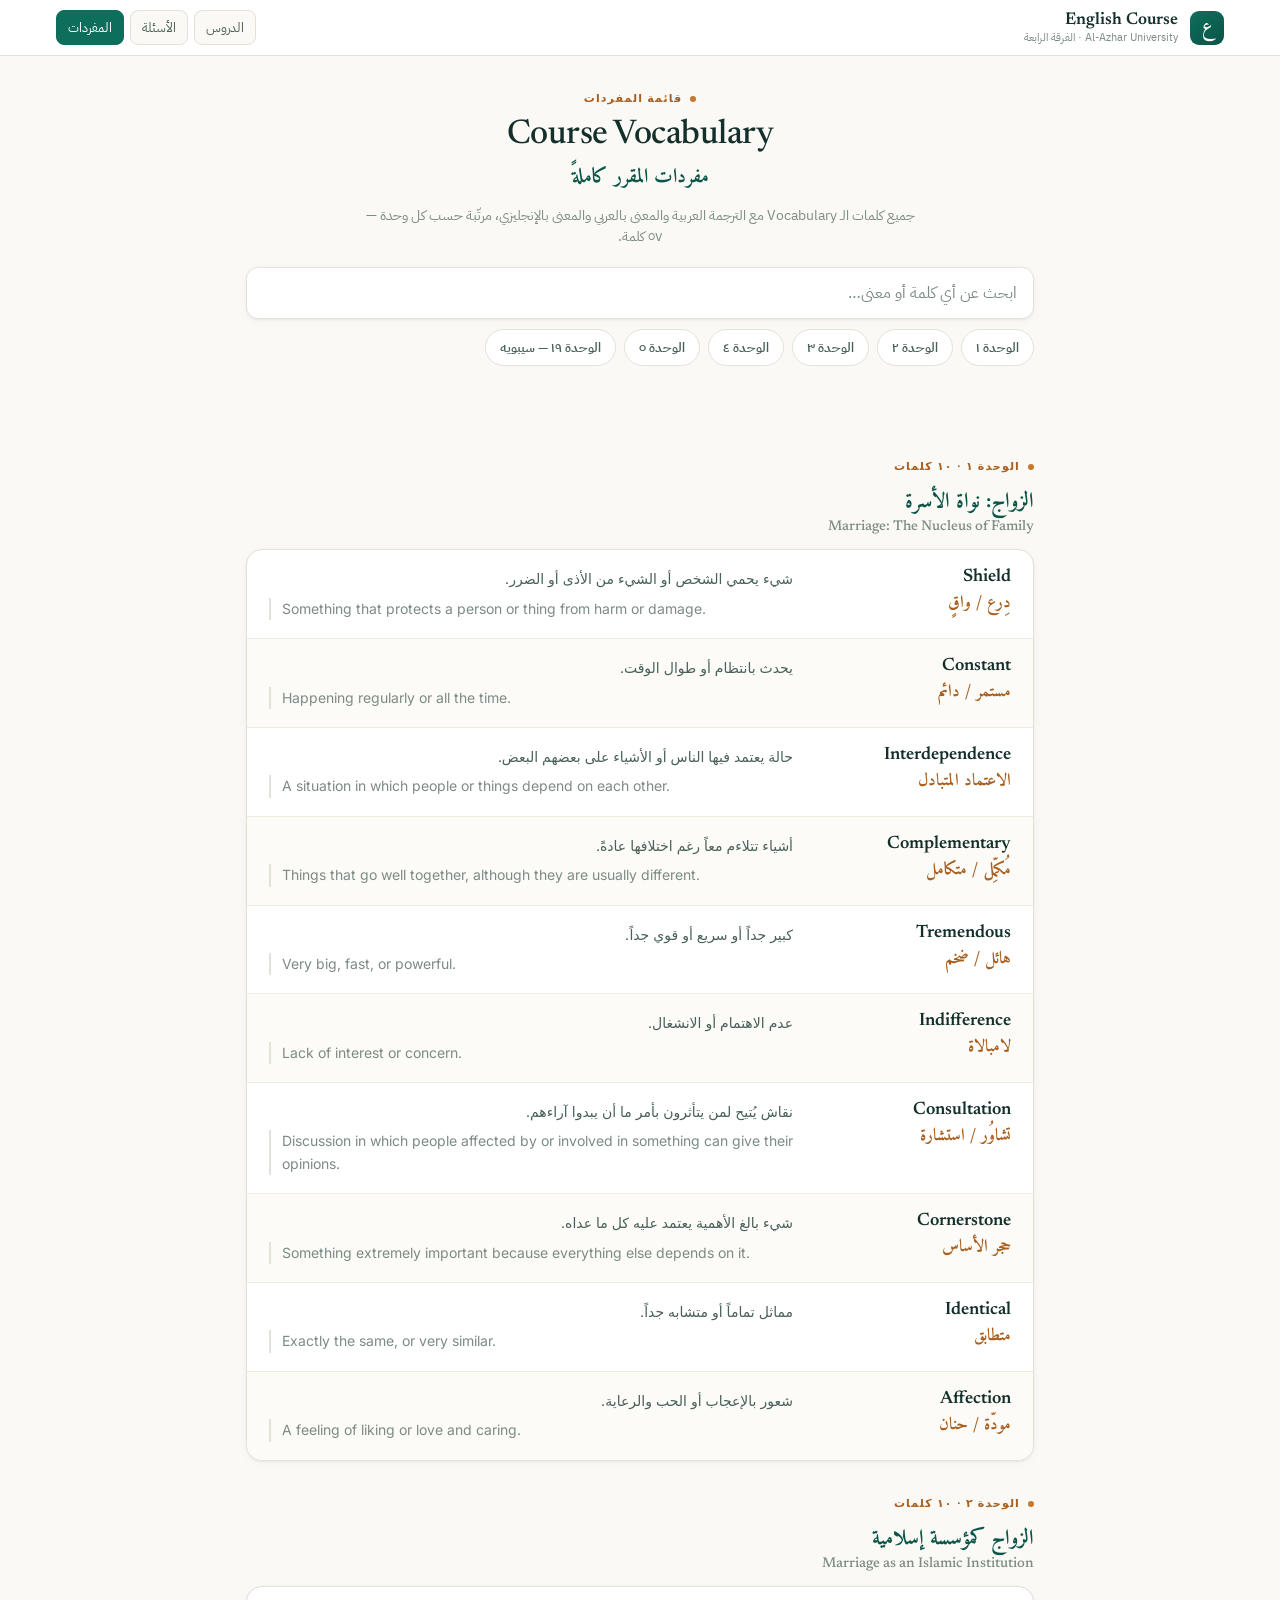
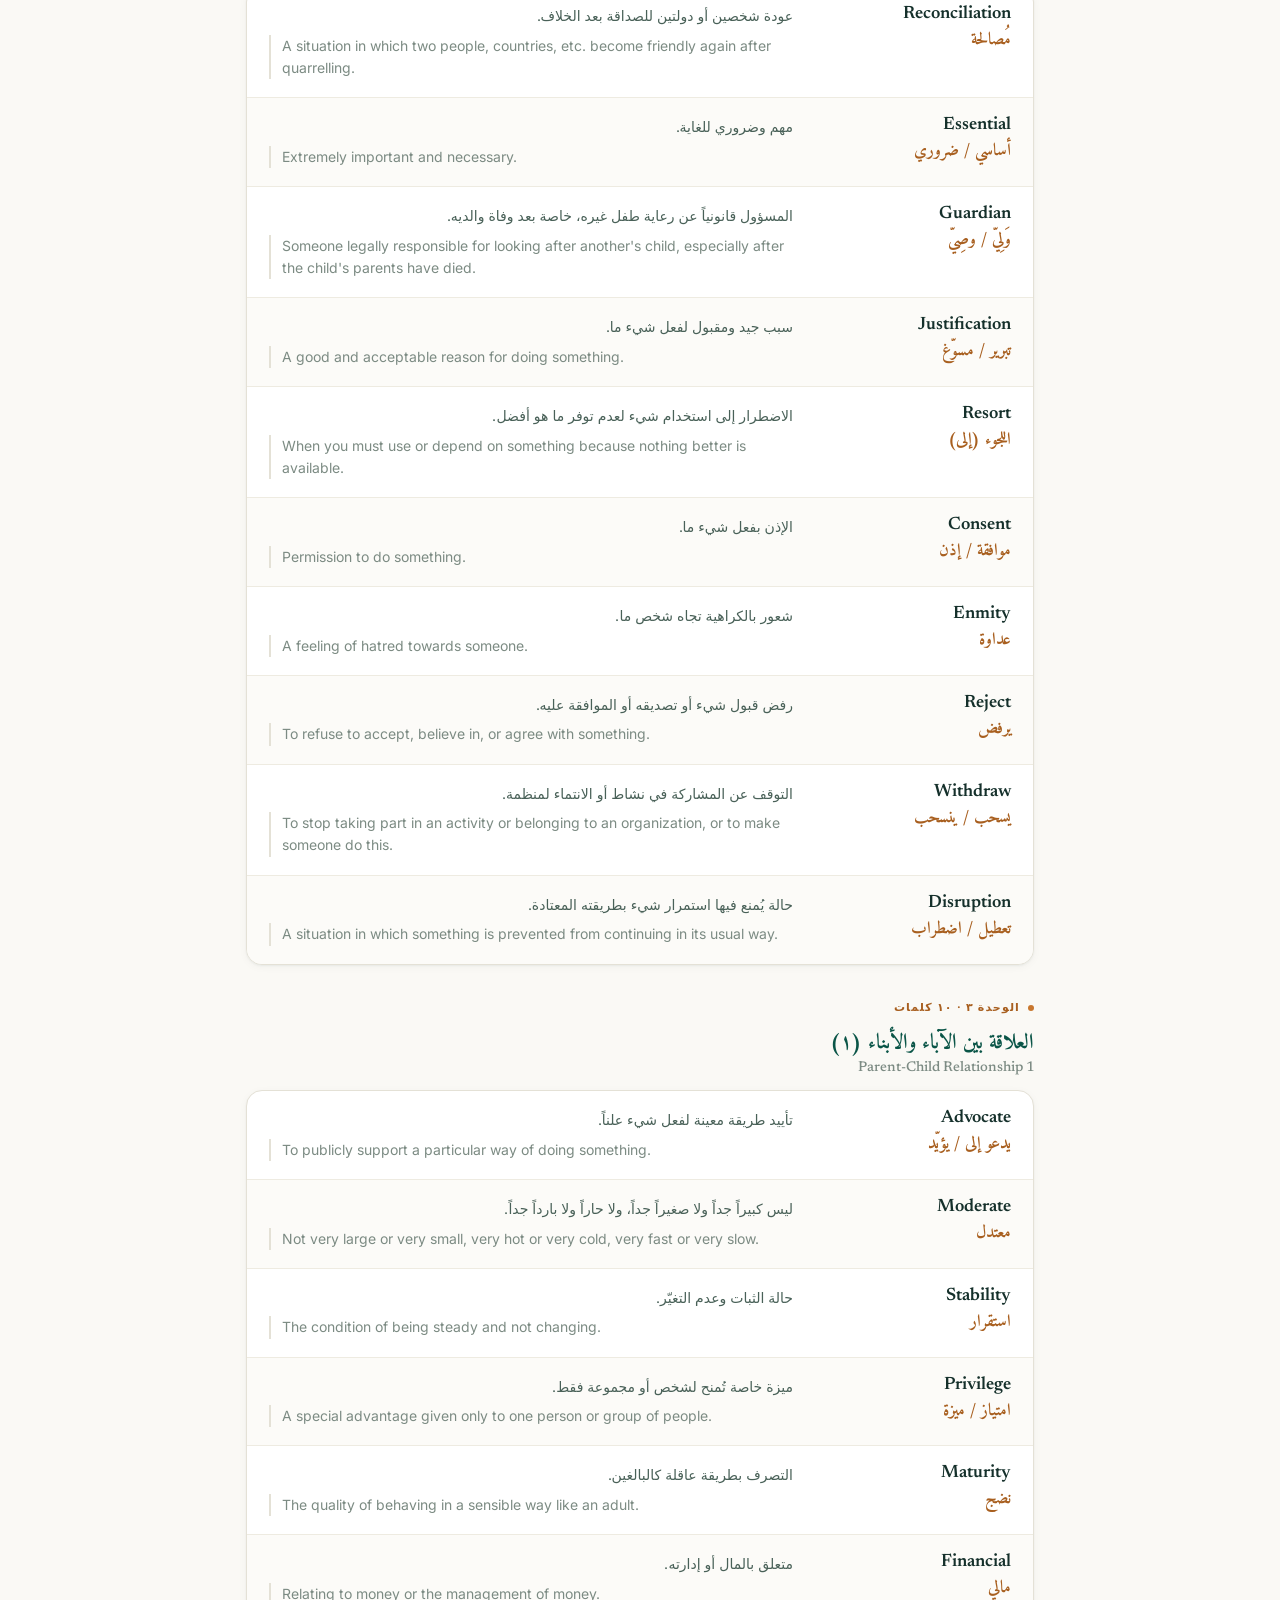
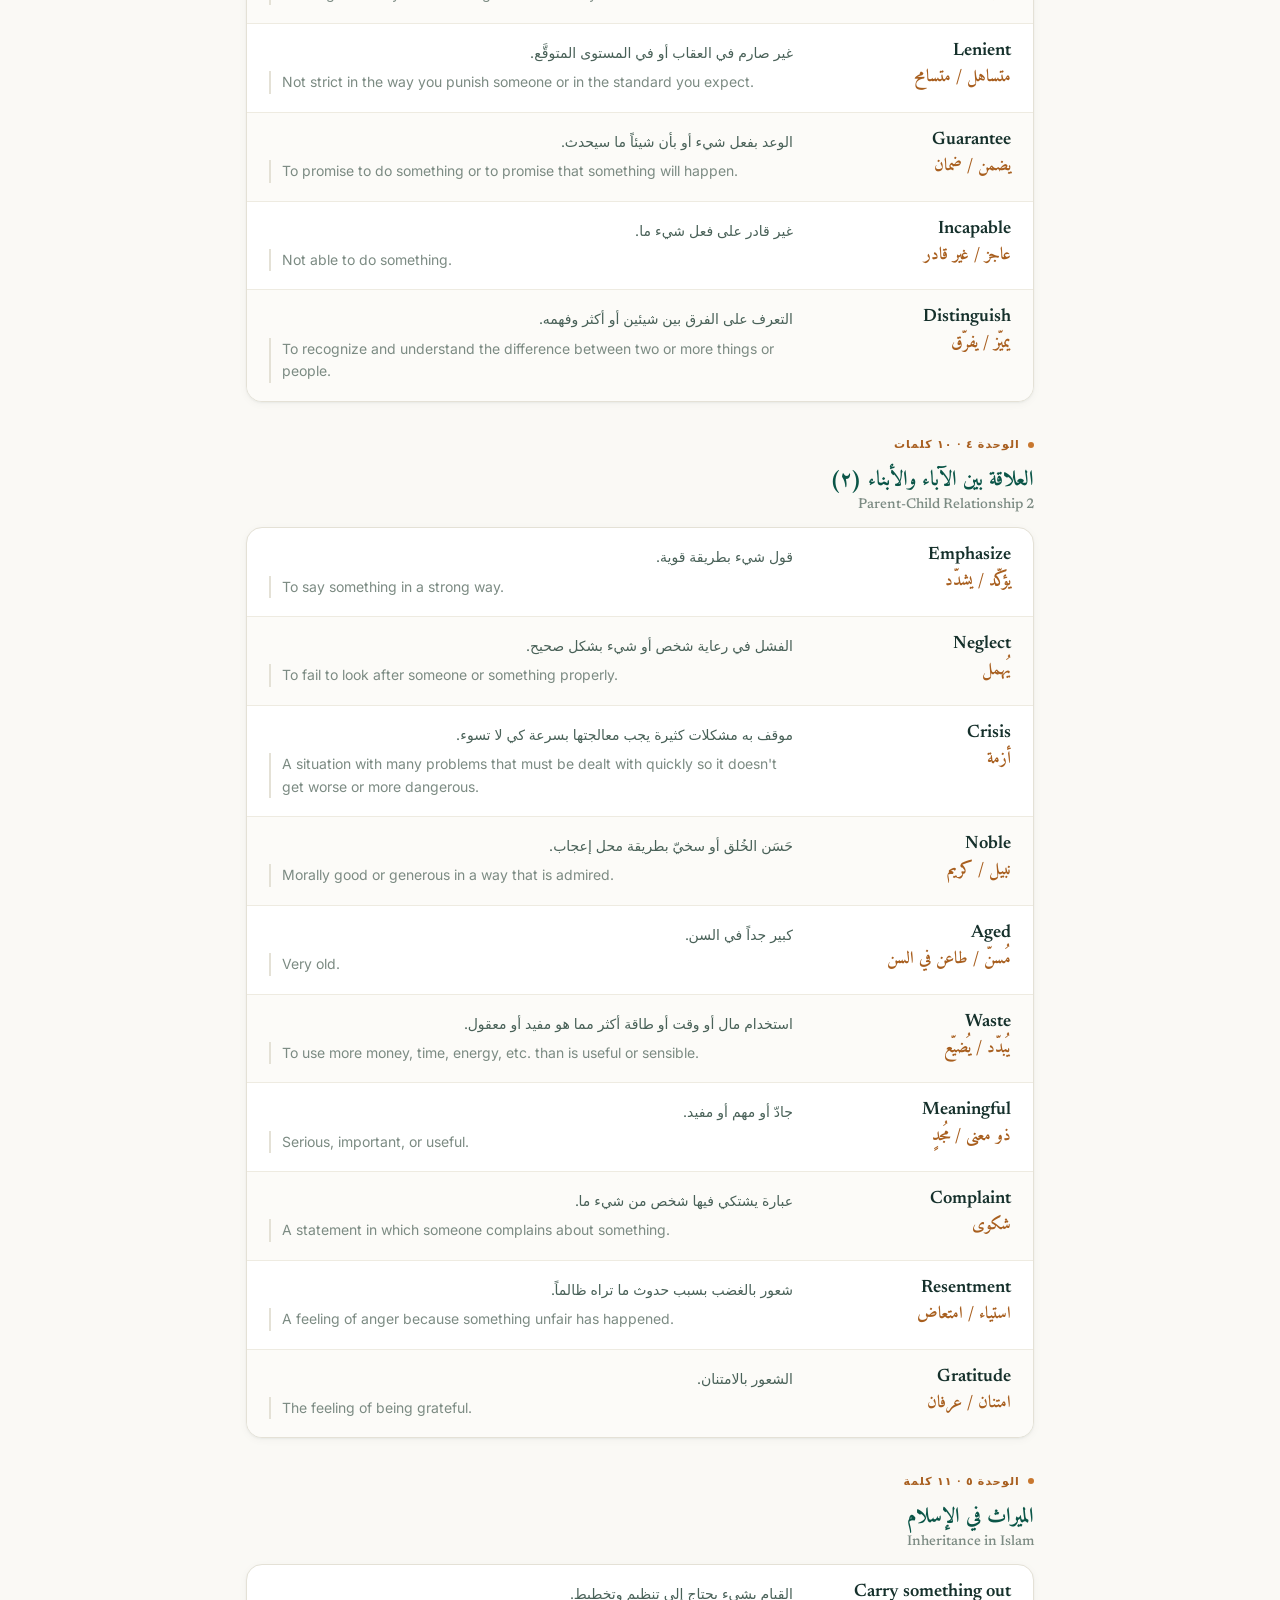
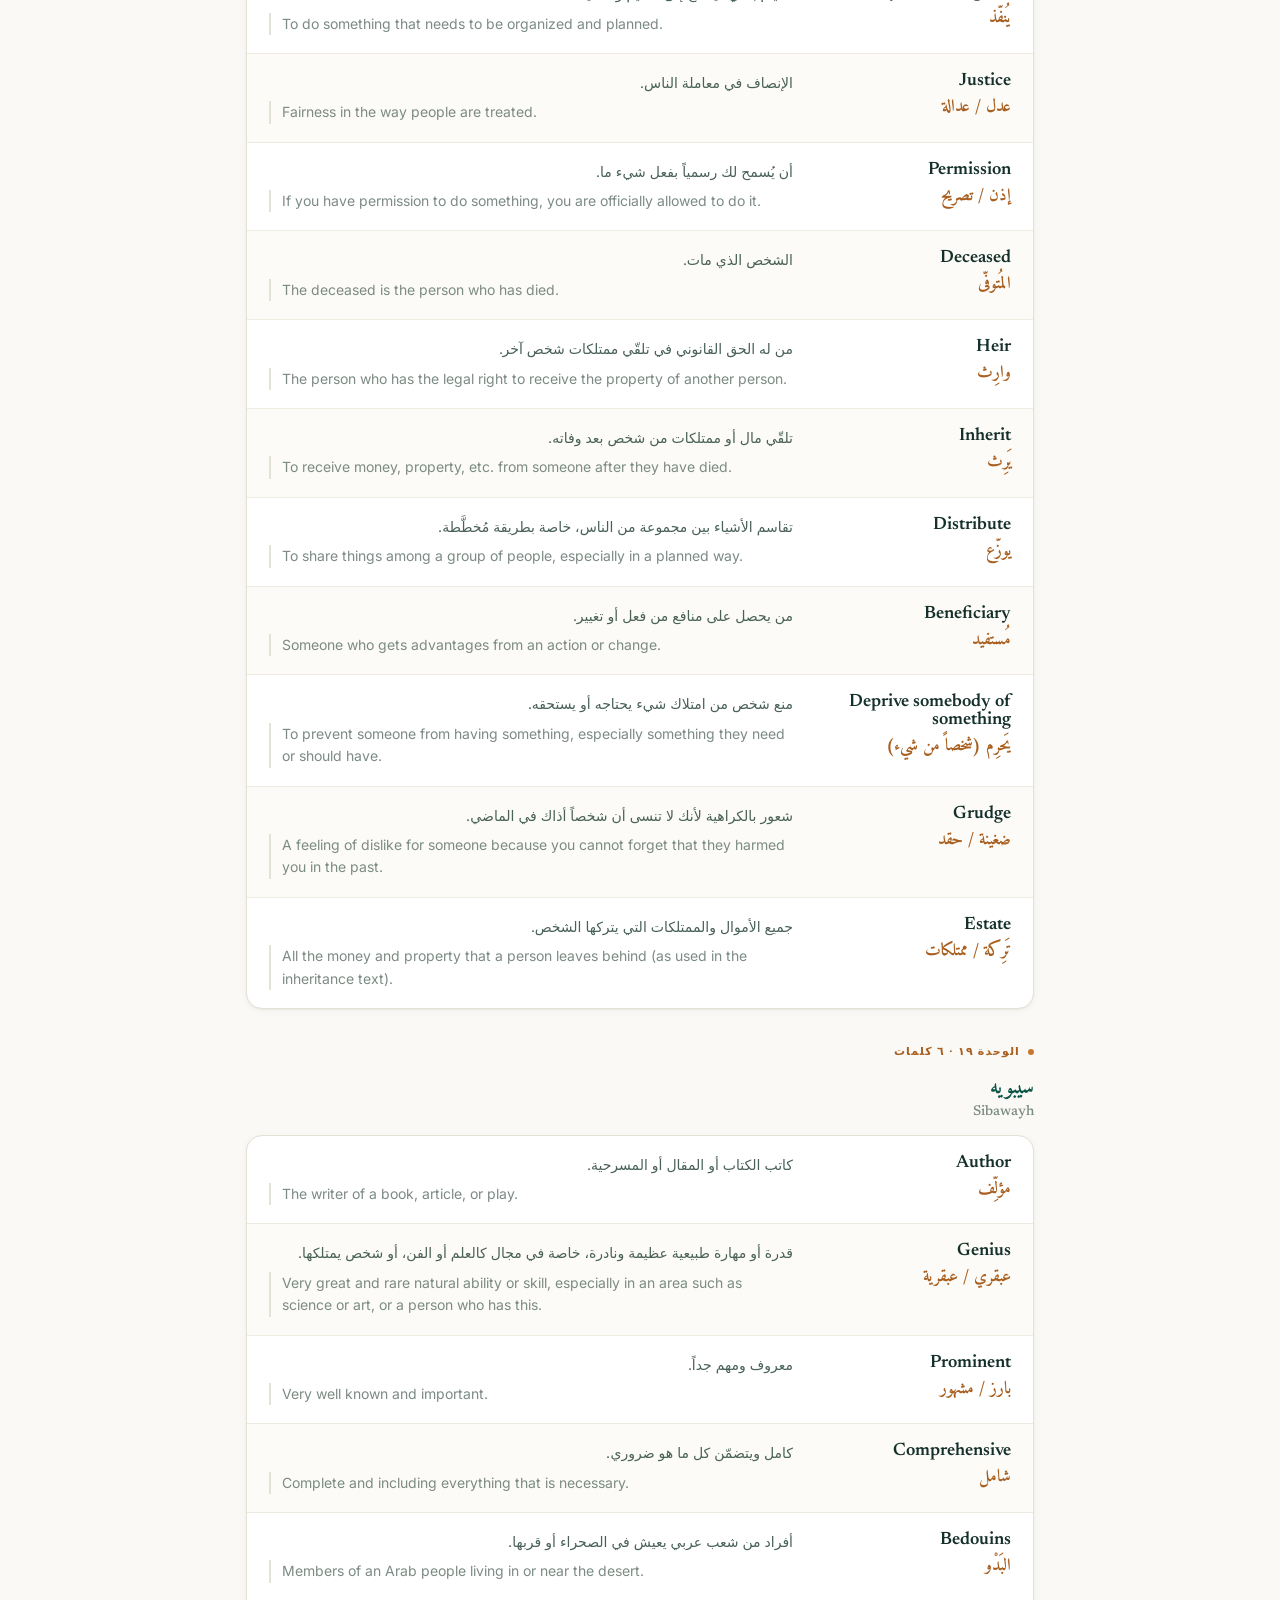
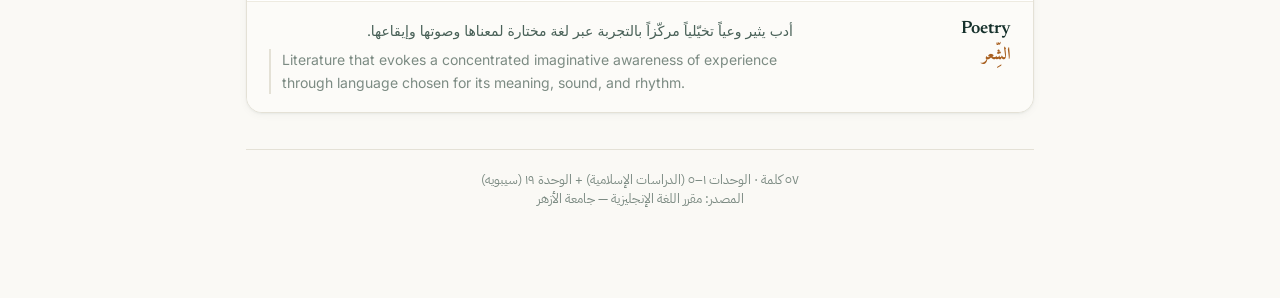
<file: vocab.html>
<!DOCTYPE html>
<html lang="ar" dir="rtl">
<head>
  <meta charset="UTF-8" />
  <meta name="viewport" content="width=device-width, initial-scale=1.0, viewport-fit=cover" />
  <meta name="theme-color" content="#0E6E5C" />
  <title>المفردات — English for Non-Specialists · الفرقة الرابعة</title>
  <link rel="preconnect" href="https://fonts.googleapis.com" />
  <link rel="preconnect" href="https://fonts.gstatic.com" crossorigin />
  <link href="https://fonts.googleapis.com/css2?family=Amiri:wght@400;700&family=IBM+Plex+Sans+Arabic:wght@400;500;600;700&family=Inter:wght@400;500;600;700&family=Newsreader:opsz,wght@6..72,400;6..72,500;6..72,600&display=swap" rel="stylesheet" />
  <!-- Shared design system from index.html -->
  <link rel="stylesheet" href="styles.css" />
  <style>
    /* ===== standalone page chrome (shares tokens from styles.css) ===== */
    .sitebar{
      position:sticky;top:0;z-index:40;display:flex;align-items:center;gap:12px;
      padding:calc(env(safe-area-inset-top,0px) + 10px) var(--gut) 10px;
      background:var(--card);border-bottom:1px solid var(--line);
    }
    .sitebar .seal{
      width:34px;height:34px;flex:none;border-radius:9px;
      background:linear-gradient(150deg,var(--emerald),var(--emerald-d));color:#fff;
      display:grid;place-items:center;font-family:var(--ff-ar-display);font-size:19px;font-weight:700;
    }
    .sitebar .ttl{min-width:0;}
    .sitebar h1{font-family:var(--ff-en-display);font-size:16px;font-weight:600;margin:0;line-height:1.2;white-space:nowrap;overflow:hidden;text-overflow:ellipsis;}
    .sitebar h1 small{display:block;font-family:var(--ff-ar-body);font-size:11px;color:var(--muted);font-weight:400;}
    .sitebar nav{margin-inline-start:auto;display:flex;gap:6px;flex:none;}
    .sitebar nav a{font-family:var(--ff-ar-body);font-size:12.5px;text-decoration:none;color:var(--ink-soft);
      border:1px solid var(--line);border-radius:8px;padding:7px 11px;background:var(--paper);white-space:nowrap;}
    .sitebar nav a.active,.sitebar nav a:hover{background:var(--emerald);color:#fff;border-color:var(--emerald);}

    .page{max-width:900px;margin:0 auto;padding:0 var(--gut) 90px;}

    .page-hero{text-align:center;padding:30px 0 6px;}
    .page-hero .eyebrow{justify-content:center;}
    .page-hero h2{font-family:var(--ff-en-display);font-weight:500;font-size:28px;margin:0 0 8px;color:var(--ink);letter-spacing:-.015em;}
    .page-hero .ar-title{font-family:var(--ff-ar-display);color:var(--emerald-d);font-weight:700;font-size:20px;margin:0 0 10px;}
    .page-hero p{font-family:var(--ff-ar-body);color:var(--muted);font-size:14px;max-width:560px;margin:0 auto;}

    /* search */
    .search-wrap{position:sticky;top:calc(54px + env(safe-area-inset-top,0px));z-index:20;padding:14px 0 8px;
      background:linear-gradient(var(--paper) 78%, rgba(250,249,245,0));}
    .search{width:100%;padding:13px 16px;font-size:16px;font-family:var(--ff-ar-body);
      border:1.5px solid var(--line);border-radius:12px;background:var(--card);color:var(--ink);box-shadow:var(--shadow-sm);}
    .search::placeholder{color:var(--muted);}
    .search:focus{outline:none;border-color:var(--emerald);box-shadow:0 0 0 3px var(--emerald-t);}

    /* unit-quick chips */
    .chips{display:flex;flex-wrap:nowrap;gap:8px;margin-top:10px;overflow-x:auto;padding-bottom:4px;-webkit-overflow-scrolling:touch;scrollbar-width:none;padding-bottom: 50px;}
    .chips::-webkit-scrollbar{display:none;}
    .chips a{text-decoration:none;flex:0 0 auto;white-space:nowrap;
      font-family:var(--ff-ar-body);font-size:13px;font-weight:600;color:var(--ink-soft);
      background:var(--card);border:1px solid var(--line);padding:8px 14px;border-radius:999px;transition:.15s;}
    .chips a:hover{border-color:var(--emerald);color:var(--emerald-d);}

    /* unit heading */
    .vunit{margin-top:30px;scroll-margin-top:130px;}
    .vunit .vhead{margin-bottom:12px;}
    .vunit .vhead h3{font-family:var(--ff-ar-display);font-weight:700;font-size:21px;color:var(--emerald-d);margin:2px 0 0;line-height:1.4;}
    .vunit .vhead h3 .en-sub{display:block;font-family:var(--ff-en-display);font-weight:500;font-size:14px;color:var(--muted);margin-top:1px;}

    .vrow .def .ex{font-style:normal;}
    .noresult{display:none;text-align:center;color:var(--muted);padding:50px 16px;font-family:var(--ff-ar-body);font-size:15px;}

    @media (min-width:640px){ .page-hero h2{font-size:34px;} .sitebar h1{font-size:17px;} }
  </style>
</head>
<body>

  <header class="sitebar">
    <div class="seal">ع</div>
    <div class="ttl">
      <h1>English Course<small>Al-Azhar University · الفرقة الرابعة</small></h1>
    </div>
    <nav>
      <a href="index.html">الدروس</a>
      <a href="quiz.html">الأسئلة</a>
      <a href="vocab.html" class="active">المفردات</a>
    </nav>
  </header>

  <div class="page">

    <header class="page-hero">
      <span class="eyebrow"><span class="dot"></span>قائمة المفردات</span>
      <h2>Course Vocabulary</h2>
      <div class="ar-title">مفردات المقرر كاملةً</div>
      <p>جميع كلمات الـ Vocabulary مع الترجمة العربية والمعنى بالعربي والمعنى بالإنجليزي، مرتّبة حسب كل وحدة — ٥٧ كلمة.</p>
    </header>

    <div class="search-wrap">
      <input type="text" class="search" id="search" placeholder="ابحث عن أي كلمة أو معنى…" aria-label="بحث" />
      <nav class="chips">
        <a href="#u1">الوحدة ١</a>
        <a href="#u2">الوحدة ٢</a>
        <a href="#u3">الوحدة ٣</a>
        <a href="#u4">الوحدة ٤</a>
        <a href="#u5">الوحدة ٥</a>
        <a href="#u19">الوحدة ١٩ — سيبويه</a>
      </nav>
    </div>

    <p class="noresult" id="noresult">لا توجد كلمات مطابقة للبحث.</p>

    <!-- ===== Unit 1 ===== -->
    <section class="vunit" id="u1">
      <div class="vhead">
        <span class="eyebrow"><span class="dot"></span>الوحدة ١ · ١٠ كلمات</span>
        <h3>الزواج: نواة الأسرة<span class="en-sub">Marriage: The Nucleus of Family</span></h3>
      </div>
      <div class="vocab-list">
        <div class="vrow"><div class="term">Shield<span class="ar-mean">دِرع / واقٍ</span></div><div class="def">شيء يحمي الشخص أو الشيء من الأذى أو الضرر.<span class="ex" dir="auto">Something that protects a person or thing from harm or damage.</span></div></div>
        <div class="vrow"><div class="term">Constant<span class="ar-mean">مستمر / دائم</span></div><div class="def">يحدث بانتظام أو طوال الوقت.<span class="ex" dir="auto">Happening regularly or all the time.</span></div></div>
        <div class="vrow"><div class="term">Interdependence<span class="ar-mean">الاعتماد المتبادل</span></div><div class="def">حالة يعتمد فيها الناس أو الأشياء على بعضهم البعض.<span class="ex" dir="auto">A situation in which people or things depend on each other.</span></div></div>
        <div class="vrow"><div class="term">Complementary<span class="ar-mean">مُكمِّل / متكامل</span></div><div class="def">أشياء تتلاءم معاً رغم اختلافها عادةً.<span class="ex" dir="auto">Things that go well together, although they are usually different.</span></div></div>
        <div class="vrow"><div class="term">Tremendous<span class="ar-mean">هائل / ضخم</span></div><div class="def">كبير جداً أو سريع أو قوي جداً.<span class="ex" dir="auto">Very big, fast, or powerful.</span></div></div>
        <div class="vrow"><div class="term">Indifference<span class="ar-mean">لامبالاة</span></div><div class="def">عدم الاهتمام أو الانشغال.<span class="ex" dir="auto">Lack of interest or concern.</span></div></div>
        <div class="vrow"><div class="term">Consultation<span class="ar-mean">تشاوُر / استشارة</span></div><div class="def">نقاش يُتيح لمن يتأثرون بأمر ما أن يبدوا آراءهم.<span class="ex" dir="auto">Discussion in which people affected by or involved in something can give their opinions.</span></div></div>
        <div class="vrow"><div class="term">Cornerstone<span class="ar-mean">حجر الأساس</span></div><div class="def">شيء بالغ الأهمية يعتمد عليه كل ما عداه.<span class="ex" dir="auto">Something extremely important because everything else depends on it.</span></div></div>
        <div class="vrow"><div class="term">Identical<span class="ar-mean">متطابق</span></div><div class="def">مماثل تماماً أو متشابه جداً.<span class="ex" dir="auto">Exactly the same, or very similar.</span></div></div>
        <div class="vrow"><div class="term">Affection<span class="ar-mean">مودّة / حنان</span></div><div class="def">شعور بالإعجاب أو الحب والرعاية.<span class="ex" dir="auto">A feeling of liking or love and caring.</span></div></div>
      </div>
    </section>

    <!-- ===== Unit 2 ===== -->
    <section class="vunit" id="u2">
      <div class="vhead">
        <span class="eyebrow"><span class="dot"></span>الوحدة ٢ · ١٠ كلمات</span>
        <h3>الزواج كمؤسسة إسلامية<span class="en-sub">Marriage as an Islamic Institution</span></h3>
      </div>
      <div class="vocab-list">
        <div class="vrow"><div class="term">Reconciliation<span class="ar-mean">مُصالحة</span></div><div class="def">عودة شخصين أو دولتين للصداقة بعد الخلاف.<span class="ex" dir="auto">A situation in which two people, countries, etc. become friendly again after quarrelling.</span></div></div>
        <div class="vrow"><div class="term">Essential<span class="ar-mean">أساسي / ضروري</span></div><div class="def">مهم وضروري للغاية.<span class="ex" dir="auto">Extremely important and necessary.</span></div></div>
        <div class="vrow"><div class="term">Guardian<span class="ar-mean">وَلِيّ / وصِيّ</span></div><div class="def">المسؤول قانونياً عن رعاية طفل غيره، خاصة بعد وفاة والديه.<span class="ex" dir="auto">Someone legally responsible for looking after another's child, especially after the child's parents have died.</span></div></div>
        <div class="vrow"><div class="term">Justification<span class="ar-mean">تبرير / مسوّغ</span></div><div class="def">سبب جيد ومقبول لفعل شيء ما.<span class="ex" dir="auto">A good and acceptable reason for doing something.</span></div></div>
        <div class="vrow"><div class="term">Resort<span class="ar-mean">اللجوء (إلى)</span></div><div class="def">الاضطرار إلى استخدام شيء لعدم توفر ما هو أفضل.<span class="ex" dir="auto">When you must use or depend on something because nothing better is available.</span></div></div>
        <div class="vrow"><div class="term">Consent<span class="ar-mean">موافقة / إذن</span></div><div class="def">الإذن بفعل شيء ما.<span class="ex" dir="auto">Permission to do something.</span></div></div>
        <div class="vrow"><div class="term">Enmity<span class="ar-mean">عداوة</span></div><div class="def">شعور بالكراهية تجاه شخص ما.<span class="ex" dir="auto">A feeling of hatred towards someone.</span></div></div>
        <div class="vrow"><div class="term">Reject<span class="ar-mean">يرفض</span></div><div class="def">رفض قبول شيء أو تصديقه أو الموافقة عليه.<span class="ex" dir="auto">To refuse to accept, believe in, or agree with something.</span></div></div>
        <div class="vrow"><div class="term">Withdraw<span class="ar-mean">يسحب / ينسحب</span></div><div class="def">التوقف عن المشاركة في نشاط أو الانتماء لمنظمة.<span class="ex" dir="auto">To stop taking part in an activity or belonging to an organization, or to make someone do this.</span></div></div>
        <div class="vrow"><div class="term">Disruption<span class="ar-mean">تعطيل / اضطراب</span></div><div class="def">حالة يُمنع فيها استمرار شيء بطريقته المعتادة.<span class="ex" dir="auto">A situation in which something is prevented from continuing in its usual way.</span></div></div>
      </div>
    </section>

    <!-- ===== Unit 3 ===== -->
    <section class="vunit" id="u3">
      <div class="vhead">
        <span class="eyebrow"><span class="dot"></span>الوحدة ٣ · ١٠ كلمات</span>
        <h3>العلاقة بين الآباء والأبناء (١)<span class="en-sub">Parent-Child Relationship 1</span></h3>
      </div>
      <div class="vocab-list">
        <div class="vrow"><div class="term">Advocate<span class="ar-mean">يدعو إلى / يؤيّد</span></div><div class="def">تأييد طريقة معينة لفعل شيء علناً.<span class="ex" dir="auto">To publicly support a particular way of doing something.</span></div></div>
        <div class="vrow"><div class="term">Moderate<span class="ar-mean">معتدل</span></div><div class="def">ليس كبيراً جداً ولا صغيراً جداً، ولا حاراً ولا بارداً جداً.<span class="ex" dir="auto">Not very large or very small, very hot or very cold, very fast or very slow.</span></div></div>
        <div class="vrow"><div class="term">Stability<span class="ar-mean">استقرار</span></div><div class="def">حالة الثبات وعدم التغيّر.<span class="ex" dir="auto">The condition of being steady and not changing.</span></div></div>
        <div class="vrow"><div class="term">Privilege<span class="ar-mean">امتياز / ميزة</span></div><div class="def">ميزة خاصة تُمنح لشخص أو مجموعة فقط.<span class="ex" dir="auto">A special advantage given only to one person or group of people.</span></div></div>
        <div class="vrow"><div class="term">Maturity<span class="ar-mean">نضج</span></div><div class="def">التصرف بطريقة عاقلة كالبالغين.<span class="ex" dir="auto">The quality of behaving in a sensible way like an adult.</span></div></div>
        <div class="vrow"><div class="term">Financial<span class="ar-mean">مالي</span></div><div class="def">متعلق بالمال أو إدارته.<span class="ex" dir="auto">Relating to money or the management of money.</span></div></div>
        <div class="vrow"><div class="term">Lenient<span class="ar-mean">متساهل / متسامح</span></div><div class="def">غير صارم في العقاب أو في المستوى المتوقَّع.<span class="ex" dir="auto">Not strict in the way you punish someone or in the standard you expect.</span></div></div>
        <div class="vrow"><div class="term">Guarantee<span class="ar-mean">يضمن / ضمان</span></div><div class="def">الوعد بفعل شيء أو بأن شيئاً ما سيحدث.<span class="ex" dir="auto">To promise to do something or to promise that something will happen.</span></div></div>
        <div class="vrow"><div class="term">Incapable<span class="ar-mean">عاجز / غير قادر</span></div><div class="def">غير قادر على فعل شيء ما.<span class="ex" dir="auto">Not able to do something.</span></div></div>
        <div class="vrow"><div class="term">Distinguish<span class="ar-mean">يميّز / يفرّق</span></div><div class="def">التعرف على الفرق بين شيئين أو أكثر وفهمه.<span class="ex" dir="auto">To recognize and understand the difference between two or more things or people.</span></div></div>
      </div>
    </section>

    <!-- ===== Unit 4 ===== -->
    <section class="vunit" id="u4">
      <div class="vhead">
        <span class="eyebrow"><span class="dot"></span>الوحدة ٤ · ١٠ كلمات</span>
        <h3>العلاقة بين الآباء والأبناء (٢)<span class="en-sub">Parent-Child Relationship 2</span></h3>
      </div>
      <div class="vocab-list">
        <div class="vrow"><div class="term">Emphasize<span class="ar-mean">يؤكّد / يشدّد</span></div><div class="def">قول شيء بطريقة قوية.<span class="ex" dir="auto">To say something in a strong way.</span></div></div>
        <div class="vrow"><div class="term">Neglect<span class="ar-mean">يُهمل</span></div><div class="def">الفشل في رعاية شخص أو شيء بشكل صحيح.<span class="ex" dir="auto">To fail to look after someone or something properly.</span></div></div>
        <div class="vrow"><div class="term">Crisis<span class="ar-mean">أزمة</span></div><div class="def">موقف به مشكلات كثيرة يجب معالجتها بسرعة كي لا تسوء.<span class="ex" dir="auto">A situation with many problems that must be dealt with quickly so it doesn't get worse or more dangerous.</span></div></div>
        <div class="vrow"><div class="term">Noble<span class="ar-mean">نبيل / كريم</span></div><div class="def">حَسَن الخُلق أو سخيّ بطريقة محل إعجاب.<span class="ex" dir="auto">Morally good or generous in a way that is admired.</span></div></div>
        <div class="vrow"><div class="term">Aged<span class="ar-mean">مُسنّ / طاعن في السن</span></div><div class="def">كبير جداً في السن.<span class="ex" dir="auto">Very old.</span></div></div>
        <div class="vrow"><div class="term">Waste<span class="ar-mean">يُبدّد / يُضيّع</span></div><div class="def">استخدام مال أو وقت أو طاقة أكثر مما هو مفيد أو معقول.<span class="ex" dir="auto">To use more money, time, energy, etc. than is useful or sensible.</span></div></div>
        <div class="vrow"><div class="term">Meaningful<span class="ar-mean">ذو معنى / مُجدٍ</span></div><div class="def">جادّ أو مهم أو مفيد.<span class="ex" dir="auto">Serious, important, or useful.</span></div></div>
        <div class="vrow"><div class="term">Complaint<span class="ar-mean">شكوى</span></div><div class="def">عبارة يشتكي فيها شخص من شيء ما.<span class="ex" dir="auto">A statement in which someone complains about something.</span></div></div>
        <div class="vrow"><div class="term">Resentment<span class="ar-mean">استياء / امتعاض</span></div><div class="def">شعور بالغضب بسبب حدوث ما تراه ظالماً.<span class="ex" dir="auto">A feeling of anger because something unfair has happened.</span></div></div>
        <div class="vrow"><div class="term">Gratitude<span class="ar-mean">امتنان / عرفان</span></div><div class="def">الشعور بالامتنان.<span class="ex" dir="auto">The feeling of being grateful.</span></div></div>
      </div>
    </section>

    <!-- ===== Unit 5 ===== -->
    <section class="vunit" id="u5">
      <div class="vhead">
        <span class="eyebrow"><span class="dot"></span>الوحدة ٥ · ١١ كلمة</span>
        <h3>الميراث في الإسلام<span class="en-sub">Inheritance in Islam</span></h3>
      </div>
      <div class="vocab-list">
        <div class="vrow"><div class="term">Carry something out<span class="ar-mean">يُنفّذ</span></div><div class="def">القيام بشيء يحتاج إلى تنظيم وتخطيط.<span class="ex" dir="auto">To do something that needs to be organized and planned.</span></div></div>
        <div class="vrow"><div class="term">Justice<span class="ar-mean">عدل / عدالة</span></div><div class="def">الإنصاف في معاملة الناس.<span class="ex" dir="auto">Fairness in the way people are treated.</span></div></div>
        <div class="vrow"><div class="term">Permission<span class="ar-mean">إذن / تصريح</span></div><div class="def">أن يُسمح لك رسمياً بفعل شيء ما.<span class="ex" dir="auto">If you have permission to do something, you are officially allowed to do it.</span></div></div>
        <div class="vrow"><div class="term">Deceased<span class="ar-mean">المُتوفّى</span></div><div class="def">الشخص الذي مات.<span class="ex" dir="auto">The deceased is the person who has died.</span></div></div>
        <div class="vrow"><div class="term">Heir<span class="ar-mean">وارِث</span></div><div class="def">من له الحق القانوني في تلقّي ممتلكات شخص آخر.<span class="ex" dir="auto">The person who has the legal right to receive the property of another person.</span></div></div>
        <div class="vrow"><div class="term">Inherit<span class="ar-mean">يَرِث</span></div><div class="def">تلقّي مال أو ممتلكات من شخص بعد وفاته.<span class="ex" dir="auto">To receive money, property, etc. from someone after they have died.</span></div></div>
        <div class="vrow"><div class="term">Distribute<span class="ar-mean">يوزّع</span></div><div class="def">تقاسم الأشياء بين مجموعة من الناس، خاصة بطريقة مُخطَّطة.<span class="ex" dir="auto">To share things among a group of people, especially in a planned way.</span></div></div>
        <div class="vrow"><div class="term">Beneficiary<span class="ar-mean">مُستفيد</span></div><div class="def">من يحصل على منافع من فعل أو تغيير.<span class="ex" dir="auto">Someone who gets advantages from an action or change.</span></div></div>
        <div class="vrow"><div class="term">Deprive somebody of something<span class="ar-mean">يَحرِم (شخصاً من شيء)</span></div><div class="def">منع شخص من امتلاك شيء يحتاجه أو يستحقه.<span class="ex" dir="auto">To prevent someone from having something, especially something they need or should have.</span></div></div>
        <div class="vrow"><div class="term">Grudge<span class="ar-mean">ضغينة / حقد</span></div><div class="def">شعور بالكراهية لأنك لا تنسى أن شخصاً أذاك في الماضي.<span class="ex" dir="auto">A feeling of dislike for someone because you cannot forget that they harmed you in the past.</span></div></div>
        <div class="vrow"><div class="term">Estate<span class="ar-mean">تَرِكة / ممتلكات</span></div><div class="def">جميع الأموال والممتلكات التي يتركها الشخص.<span class="ex" dir="auto">All the money and property that a person leaves behind (as used in the inheritance text).</span></div></div>
      </div>
    </section>

    <!-- ===== Unit 19 ===== -->
    <section class="vunit" id="u19">
      <div class="vhead">
        <span class="eyebrow"><span class="dot"></span>الوحدة ١٩ · ٦ كلمات</span>
        <h3>سيبويه<span class="en-sub">Sibawayh</span></h3>
      </div>
      <div class="vocab-list">
        <div class="vrow"><div class="term">Author<span class="ar-mean">مؤلِّف</span></div><div class="def">كاتب الكتاب أو المقال أو المسرحية.<span class="ex" dir="auto">The writer of a book, article, or play.</span></div></div>
        <div class="vrow"><div class="term">Genius<span class="ar-mean">عبقري / عبقرية</span></div><div class="def">قدرة أو مهارة طبيعية عظيمة ونادرة، خاصة في مجال كالعلم أو الفن، أو شخص يمتلكها.<span class="ex" dir="auto">Very great and rare natural ability or skill, especially in an area such as science or art, or a person who has this.</span></div></div>
        <div class="vrow"><div class="term">Prominent<span class="ar-mean">بارز / مشهور</span></div><div class="def">معروف ومهم جداً.<span class="ex" dir="auto">Very well known and important.</span></div></div>
        <div class="vrow"><div class="term">Comprehensive<span class="ar-mean">شامل</span></div><div class="def">كامل ويتضمّن كل ما هو ضروري.<span class="ex" dir="auto">Complete and including everything that is necessary.</span></div></div>
        <div class="vrow"><div class="term">Bedouins<span class="ar-mean">البَدْو</span></div><div class="def">أفراد من شعب عربي يعيش في الصحراء أو قربها.<span class="ex" dir="auto">Members of an Arab people living in or near the desert.</span></div></div>
        <div class="vrow"><div class="term">Poetry<span class="ar-mean">الشِّعر</span></div><div class="def">أدب يثير وعياً تخيّلياً مركّزاً بالتجربة عبر لغة مختارة لمعناها وصوتها وإيقاعها.<span class="ex" dir="auto">Literature that evokes a concentrated imaginative awareness of experience through language chosen for its meaning, sound, and rhythm.</span></div></div>
      </div>
    </section>

    <footer style="margin-top:36px;text-align:center;color:var(--muted);font-family:var(--ff-ar-body);font-size:12.5px;border-top:1px solid var(--line);padding-top:20px;">
      <div>٥٧ كلمة · الوحدات ١–٥ (الدراسات الإسلامية) + الوحدة ١٩ (سيبويه)</div>
      <div>المصدر: مقرر اللغة الإنجليزية — جامعة الأزهر</div>
    </footer>

  </div>

<script>
  const search   = document.getElementById('search');
  const rows     = Array.from(document.querySelectorAll('.vrow'));
  const sections = Array.from(document.querySelectorAll('.vunit'));
  const noresult = document.getElementById('noresult');
  search.addEventListener('input', function(){
    const q = this.value.trim().toLowerCase();
    let anyVisible = false;
    rows.forEach(r=>{
      const match = r.textContent.toLowerCase().includes(q);
      r.style.display = match ? '' : 'none';
      if(match) anyVisible = true;
    });
    sections.forEach(s=>{
      const visible = s.querySelectorAll('.vrow:not([style*="display: none"])').length;
      s.style.display = visible ? '' : 'none';
    });
    noresult.style.display = anyVisible ? 'none' : 'block';
  });
</script>
</body>
</html>
</file>
<file: styles.css>
/* ============================================================
   Al-Azhar English — bilingual study companion
   MOBILE-FIRST · base = phone, min-width breakpoints scale up
   Light "reading room" theme · Amiri + Newsreader + Plex/Inter
   ============================================================ */
:root {
  /* palette */
  --paper:      #FAF9F5;
  --paper-2:    #F3F1E9;
  --card:       #FFFFFF;
  --ink:        #15302B;
  --ink-soft:   #496158;
  --muted:      #7C8B83;
  --line:       #E4E1D6;
  --line-soft:  #EEEBE1;

  --emerald:    #0E6E5C;
  --emerald-d:  #0A5547;
  --emerald-t:  #E5F0EC;
  --ochre:      #C8772E;
  --ochre-d:    #A85F1F;
  --ochre-t:    #FBEFE0;

  --good:       #1F7A4D;
  --good-bg:    #E9F5EC;
  --bad:        #B43A36;
  --bad-bg:     #FBECEA;

  --shadow-sm:  0 1px 2px rgba(21,48,43,.05), 0 2px 8px rgba(21,48,43,.04);
  --shadow-md:  0 4px 14px rgba(21,48,43,.08), 0 12px 34px rgba(21,48,43,.07);
  --shadow-lg:  0 10px 40px rgba(21,48,43,.18);

  --ff-en-display: "Newsreader", Georgia, serif;
  --ff-en-ui: "Inter", system-ui, sans-serif;
  --ff-ar-display: "Amiri", "Noto Naskh Arabic", serif;
  --ff-ar-body: "IBM Plex Sans Arabic", "Tajawal", system-ui, sans-serif;

  --maxread: 68ch;
  --topbar-h: 58px;
  --site-nav-h: 46px;
  --sidebar-w: 300px;

  /* responsive paddings (overridden at breakpoints) */
  --gut: 18px;     /* horizontal gutter for hero/tabs/view */
}

* { box-sizing: border-box; }
html { -webkit-text-size-adjust: 100%; }
/* NOTE: no height:100% on html/body — it makes <html> the scroller and breaks
   position:sticky on the mobile top bar. The page scrolls naturally instead. */
body {
  margin: 0; min-height: 100%;
  background: var(--paper);
  color: var(--ink);
  font-family: var(--ff-en-ui);
  -webkit-font-smoothing: antialiased;
  text-rendering: optimizeLegibility;
}
body.nav-open { overflow: hidden; }      /* lock scroll while drawer open (mobile) */
.ar { font-family: var(--ff-ar-body); }
::selection { background: var(--ochre-t); }
img, svg { max-width: 100%; }

/* ============================================================
   MOBILE BASE (phones)
   ============================================================ */

/* --- top bar (mobile only) --- */
.topbar {
  position: sticky; top: 0; z-index: 40;
  display: flex; align-items: center; gap: 12px;
  height: calc(var(--topbar-h) + env(safe-area-inset-top, 0px));
  padding: env(safe-area-inset-top, 0px) 14px 0;
  background: var(--card); border-bottom: 1px solid var(--line);
}
.topbar-seal {
  width: 32px; height: 32px; flex: none; border-radius: 9px;
  background: linear-gradient(150deg, var(--emerald), var(--emerald-d));
  color: #fff; display: grid; place-items: center;
  font-family: var(--ff-ar-display); font-size: 19px; font-weight: 700;
}
.topbar-title {
  font-family: var(--ff-en-display); font-size: 17px; font-weight: 600;
  white-space: nowrap; overflow: hidden; text-overflow: ellipsis;
}
.menu-btn {
  appearance: none; border: 1px solid var(--line); background: var(--paper);
  width: 42px; height: 42px; border-radius: 11px; flex: none;
  display: grid; place-content: center; gap: 4px; cursor: pointer; padding: 0;
}
.menu-btn span { display: block; width: 18px; height: 2px; border-radius: 2px; background: var(--ink); }

/* --- scrim behind drawer --- */
.scrim {
  position: fixed; inset: 0; z-index: 45;
  background: rgba(21,48,43,.42); opacity: 0; transition: opacity .25s;
}
.scrim.show { opacity: 1; }
.scrim[hidden] { display: none; }

/* --- sidebar = off-canvas drawer on mobile --- */
.sidebar {
  position: fixed; z-index: 50; top: 0; inset-inline-start: 0;
  width: min(86vw, 340px); height: 100%;
  background: var(--paper-2); border-inline-end: 1px solid var(--line);
  padding: 18px 16px calc(40px + env(safe-area-inset-bottom, 0));
  overflow-y: auto; -webkit-overflow-scrolling: touch;
  transition: transform .28s cubic-bezier(.2,.7,.2,1);
  box-shadow: var(--shadow-lg);
}
/* hidden state slides off the inline-start edge (left in LTR, right in RTL) */
.sidebar { transform: translateX(-101%); }
[dir="rtl"] .sidebar { transform: translateX(101%); }
.sidebar.open, [dir="rtl"] .sidebar.open { transform: translateX(0); }

.brand { display: flex; align-items: center; gap: 12px; padding: 4px 4px 4px; }
.brand .seal {
  width: 44px; height: 44px; flex: none; border-radius: 12px;
  background: linear-gradient(150deg, var(--emerald), var(--emerald-d));
  color: #fff; display: grid; place-items: center;
  font-family: var(--ff-ar-display); font-size: 25px; font-weight: 700;
  box-shadow: var(--shadow-sm);
}
.brand h1 { font-family: var(--ff-en-display); font-size: 18px; font-weight: 600; margin: 0; letter-spacing: -.01em; }
.brand p { margin: 1px 0 0; font-size: 11px; color: var(--muted); }
.drawer-close {
  margin-inline-start: auto; appearance: none; border: 1px solid var(--line);
  background: var(--card); width: 34px; height: 34px; border-radius: 9px;
  font-size: 22px; line-height: 1; color: var(--ink-soft); cursor: pointer;
}

.progress-block {
  margin: 18px 4px 22px; padding: 14px 15px;
  background: var(--card); border: 1px solid var(--line); border-radius: 13px;
}
.progress-block .pct { font-family: var(--ff-en-display); font-size: 26px; font-weight: 600; line-height: 1; color: var(--emerald); }
.progress-block .pct small { font-size: 13px; color: var(--muted); font-family: var(--ff-en-ui); }
.progress-block .bar { height: 7px; margin: 10px 0 7px; background: var(--paper-2); border-radius: 99px; overflow: hidden; }
.progress-block .bar > span { display: block; height: 100%; width: 0; background: linear-gradient(90deg, var(--emerald), #3da88f); border-radius: 99px; transition: width .5s cubic-bezier(.2,.7,.2,1); }
.progress-block .ar { font-size: 12px; color: var(--ink-soft); }

.site-nav {
  display: flex; gap: 6px; flex-wrap: wrap;
  margin: 0 4px 18px;
}
.site-nav a {
  flex: 1 1 0; min-width: 0; text-align: center; white-space: nowrap;
  font-family: var(--ff-ar-body); font-size: 12.5px; text-decoration: none; color: var(--ink-soft);
  border: 1px solid var(--line); border-radius: 8px; padding: 7px 8px; background: var(--card);
  transition: background .15s, color .15s, border-color .15s;
}
.site-nav a.active,
.site-nav a:hover { background: var(--emerald); color: #fff; border-color: var(--emerald); }

/* mobile/tablet: sticky bar under topbar */
.site-nav--mobile {
  position: sticky;
  top: calc(var(--topbar-h) + env(safe-area-inset-top, 0px));
  z-index: 35;
  margin: 0;
  padding: 8px 14px;
  background: var(--card);
  border-bottom: 1px solid var(--line);
}
.sidebar .site-nav { display: none; }

.nav-group { margin-bottom: 4px; }
.group-title {
  display: flex; align-items: center; gap: 8px;
  font-size: 11px; font-weight: 700; letter-spacing: .12em; text-transform: uppercase;
  color: var(--ochre-d); margin: 20px 8px 9px;
}
.group-title::after { content: ""; flex: 1; height: 1px; background: var(--line); }

.nav-item {
  display: flex; align-items: center; gap: 11px;
  padding: 11px; margin-bottom: 3px; border-radius: 10px; min-height: 46px;
  cursor: pointer; color: var(--ink-soft); font-size: 14px;
  border: 1px solid transparent; transition: background .15s, color .15s, border-color .15s;
}
.nav-item .idx {
  flex: none; width: 26px; height: 26px; border-radius: 7px;
  display: grid; place-items: center; font-size: 11px; font-weight: 700;
  background: var(--card); border: 1px solid var(--line); color: var(--muted);
  font-family: var(--ff-en-ui);
}
.nav-item .label { flex: 1; line-height: 1.3; }
.nav-item .tick { flex: none; font-size: 13px; color: var(--good); opacity: 0; transition: opacity .2s; }
.nav-item:hover { background: var(--card); color: var(--ink); border-color: var(--line); }
.nav-item.active { background: var(--emerald); color: #fff; border-color: var(--emerald); box-shadow: var(--shadow-sm); }
.nav-item.active .idx { background: rgba(255,255,255,.16); border-color: transparent; color: #fff; }
.nav-item.done .tick { opacity: 1; }
.nav-item.active.done .tick { color: #bff0d2; }

/* --- main column --- */
.app { display: block; }
.main { width: 100%; }
.main-inner { max-width: 1000px; margin: 0 auto; padding: 0 0 80px; }

/* unit hero */
.hero {
  padding: 26px var(--gut) 20px;
  border-bottom: 1px solid var(--line);
  background:
    radial-gradient(440px 180px at 92% -50%, var(--emerald-t), transparent 70%),
    var(--paper);
}
[dir="rtl"] .hero { background: radial-gradient(440px 180px at 8% -50%, var(--emerald-t), transparent 70%), var(--paper); }
.eyebrow {
  display: inline-flex; align-items: center; gap: 8px;
  font-size: 11px; font-weight: 700; letter-spacing: .1em; text-transform: uppercase;
  color: var(--ochre-d); margin-bottom: 11px; line-height: 1.4;
}
.eyebrow .dot { width: 6px; height: 6px; border-radius: 99px; background: var(--ochre); flex: none; }
.hero h2 {
  font-family: var(--ff-en-display); font-weight: 500; font-size: 27px;
  line-height: 1.12; letter-spacing: -.015em; margin: 0; color: var(--ink);
}
.hero .ar-title {
  font-family: var(--ff-ar-display); font-size: 21px; color: var(--emerald-d);
  margin: 7px 0 0; font-weight: 700; line-height: 1.4;
}
.hero .meta-row { display: flex; gap: 18px; margin-top: 18px; flex-wrap: wrap; }
.hero .meta { display: flex; align-items: baseline; gap: 7px; font-size: 12.5px; color: var(--muted); }
.hero .meta b { font-family: var(--ff-en-display); font-size: 16px; color: var(--ink); font-weight: 600; }

/* tabs (sticky under top bar on mobile) */
.tabs {
  position: sticky; top: calc(var(--topbar-h) + env(safe-area-inset-top, 0px)); z-index: 20;
  display: flex; gap: 2px; padding: 0 8px;
  background: var(--paper); border-bottom: 1px solid var(--line);
  overflow-x: auto; -webkit-overflow-scrolling: touch; scrollbar-width: none;
}
.site-nav--mobile ~ .app .tabs {
  top: calc(var(--topbar-h) + var(--site-nav-h) + env(safe-area-inset-top, 0px));
}
.tabs::-webkit-scrollbar { display: none; }
.tab {
  appearance: none; border: none; background: none; cursor: pointer; white-space: nowrap;
  font-family: var(--ff-ar-body); font-size: 14px; font-weight: 600;
  color: var(--muted); padding: 14px 15px 12px; position: relative; min-height: 46px;
}
.tab:hover { color: var(--ink); }
.tab .count { font-family: var(--ff-en-ui); font-size: 11px; color: var(--muted); }
.tab.active { color: var(--emerald-d); }
.tab.active::after { content: ""; position: absolute; left: 10px; right: 10px; bottom: -1px; height: 2.5px; background: var(--emerald); border-radius: 2px; }

.view { padding: 24px var(--gut) 0; animation: rise .3s ease; }
@keyframes rise { from { opacity: 0; transform: translateY(8px);} to { opacity: 1; transform: none; } }

/* ---------------- Explanation (lesson) ---------------- */
.lesson { max-width: var(--maxread); margin: 0 auto; }
.lesson .intro {
  font-family: var(--ff-ar-body); font-size: 15.5px; line-height: 1.95; color: var(--ink);
  background: var(--ochre-t); border-radius: 14px; padding: 16px 18px;
  border: 1px solid #F0DCC2; margin-bottom: 26px;
}
.lesson-body { font-family: var(--ff-ar-body); font-size: 15.5px; line-height: 1.95; color: #243832; }
.lesson-body p { margin: 0 0 16px; }
.lesson-body h3, .lesson-body .lh {
  font-family: var(--ff-ar-display); font-weight: 700; font-size: 19px; color: var(--emerald-d);
  margin: 28px 0 11px; padding-bottom: 7px; border-bottom: 2px solid var(--line-soft);
  display: flex; align-items: center; gap: 9px; line-height: 1.4;
}
.lesson-body h3::before, .lesson-body .lh::before { content: ""; width: 8px; height: 18px; border-radius: 3px; background: var(--ochre); flex: none; }
.lesson-body .lh:first-child, .lesson-body h3:first-child { margin-top: 0; }
.lesson-body ul { margin: 0 0 16px; padding: 0; list-style: none; }
.lesson-body li { position: relative; padding-inline-start: 22px; margin-bottom: 10px; }
.lesson-body li::before { content: ""; position: absolute; inset-inline-start: 3px; top: 12px; width: 7px; height: 7px; border-radius: 2px; background: var(--emerald); transform: rotate(45deg); }
.lesson-body strong { color: var(--ink); font-weight: 700; }

/* THE SIGNATURE: inline English target words inside Arabic prose */
.en {
  font-family: var(--ff-en-ui); font-weight: 600; font-size: .92em;
  color: var(--emerald-d); direction: ltr; unicode-bidi: isolate;
  background: var(--emerald-t); padding: .5px 6px; border-radius: 5px;
  box-decoration-break: clone; -webkit-box-decoration-break: clone;
  border-bottom: 1.5px solid #B6D8CE; line-height: 1.5;
}
.en.long { background: transparent; border-bottom: 0; }
.ar-gloss { color: var(--ochre-d); font-weight: 700; }
.lesson-body em, .lesson-body i { color: var(--ink-soft); }

/* ---------------- Vocabulary ---------------- */
.vocab-list { max-width: 860px; margin: 0 auto; display: grid; gap: 0; border: 1px solid var(--line); border-radius: 16px; overflow: hidden; background: var(--card); box-shadow: var(--shadow-sm); }
.vrow { display: grid; grid-template-columns: 1fr; gap: 7px; padding: 16px 18px; border-bottom: 1px solid var(--line-soft); }
.vrow:last-child { border-bottom: none; }
.vrow:nth-child(even) { background: #FCFBF8; }
.vrow .term { font-family: var(--ff-en-display); font-size: 18px; font-weight: 600; color: var(--ink); }
.vrow .term .ar-mean { display: block; font-family: var(--ff-ar-display); font-size: 17px; color: var(--ochre-d); font-weight: 700; margin-top: 2px; }
.vrow .def { font-size: 14px; color: var(--ink-soft); line-height: 1.6; }
.vrow .def .ex { display: block; margin-top: 7px; font-style: italic; color: var(--muted); padding-inline-start: 11px; border-inline-start: 2px solid var(--line); }

/* ---------------- Practice ---------------- */
.practice { max-width: 760px; margin: 0 auto; }
.practice-bar {
  display: flex; align-items: center; justify-content: space-between; gap: 12px; flex-wrap: wrap;
  padding: 13px 16px; margin-bottom: 20px; border-radius: 13px;
  background: var(--emerald-t); border: 1px solid #CBE4DC;
}
.practice-bar .ar { font-family: var(--ff-ar-body); font-size: 13px; color: var(--emerald-d); flex: 1 1 160px; }
.practice-bar .score { font-family: var(--ff-en-display); font-size: 16px; font-weight: 600; color: var(--emerald-d); white-space: nowrap; }
.btn-reset {
  appearance: none; border: 1px solid var(--line); background: var(--card); cursor: pointer;
  font-family: var(--ff-ar-body); font-size: 12px; color: var(--ink-soft);
  padding: 8px 13px; border-radius: 8px; min-height: 38px;
}
.btn-reset:hover { border-color: var(--ochre); color: var(--ochre-d); }

.q {
  background: var(--card); border: 1px solid var(--line); border-radius: 15px;
  padding: 18px 16px; margin-bottom: 14px; box-shadow: var(--shadow-sm);
}
.q-top { display: flex; align-items: center; gap: 10px; margin-bottom: 11px; }
.q-num { font-family: var(--ff-en-display); font-size: 14px; font-weight: 600; color: var(--emerald); }
.q-badge { font-family: var(--ff-ar-body); font-size: 11px; color: var(--ink-soft); background: var(--paper-2); border: 1px solid var(--line); border-radius: 99px; padding: 3px 11px; }
.q-prompt { font-size: 16px; line-height: 1.7; color: var(--ink); margin-bottom: 15px; font-weight: 500; }
.q-prompt .blank { color: var(--ochre-d); font-weight: 800; border-bottom: 2px dashed var(--ochre); padding: 0 6px; }

.choices { display: grid; gap: 9px; }
.choice {
  display: flex; align-items: center; gap: 12px; text-align: start;
  appearance: none; cursor: pointer; width: 100%; min-height: 48px;
  background: var(--paper); border: 1.5px solid var(--line); border-radius: 11px;
  padding: 12px 14px; font-size: 15px; color: var(--ink); font-family: var(--ff-en-ui);
  transition: border-color .12s, background .12s, transform .06s;
}
.choice:hover:not(:disabled) { border-color: var(--emerald); background: var(--card); }
.choice:active:not(:disabled) { transform: scale(.995); }
.choice:disabled { cursor: default; }
.choice .key { flex: none; width: 26px; height: 26px; border-radius: 7px; display: grid; place-items: center; font-weight: 700; font-size: 12px; background: var(--card); border: 1px solid var(--line); color: var(--muted); }
.choice.correct { border-color: var(--good); background: var(--good-bg); color: #134e30; }
.choice.correct .key { background: var(--good); border-color: var(--good); color: #fff; }
.choice.wrong { border-color: var(--bad); background: var(--bad-bg); color: #7e201d; }
.choice.wrong .key { background: var(--bad); border-color: var(--bad); color: #fff; }

.fill { display: flex; gap: 9px; flex-wrap: wrap; }
.fill input {
  flex: 1 1 100%; min-width: 0; padding: 13px 15px; font-size: 16px; font-family: var(--ff-en-ui);
  background: var(--paper); border: 1.5px solid var(--line); border-radius: 11px; color: var(--ink);
  direction: ltr;
}
.fill input:focus { outline: none; border-color: var(--emerald); background: var(--card); }
.fill input.correct { border-color: var(--good); background: var(--good-bg); }
.fill input.wrong { border-color: var(--bad); background: var(--bad-bg); }
.btn {
  appearance: none; border: none; cursor: pointer; border-radius: 11px; flex: 1 1 100%;
  background: var(--emerald); color: #fff; font-weight: 600; font-size: 15px;
  font-family: var(--ff-ar-body); padding: 13px 22px; min-height: 48px; transition: filter .12s;
}
.btn:hover { filter: brightness(1.07); }

.wordbank { display: flex; flex-wrap: wrap; gap: 7px; margin-bottom: 12px; }
.wordbank .chip {
  font-family: var(--ff-en-ui); font-size: 13px; cursor: pointer; min-height: 36px; display: inline-flex; align-items: center;
  background: var(--paper-2); border: 1px solid var(--line); border-radius: 8px;
  padding: 5px 12px; color: var(--ink-soft); transition: all .12s;
}
.wordbank .chip:hover { border-color: var(--emerald); color: var(--emerald-d); background: var(--emerald-t); }
.wordbank .chip.used { opacity: .4; }

.rationale {
  display: none; margin-top: 14px; padding: 13px 15px; border-radius: 11px;
  font-family: var(--ff-ar-body); font-size: 14px; line-height: 1.85;
}
.rationale.show { display: block; animation: rise .25s ease; }
.rationale.ok { background: var(--good-bg); border: 1px solid #BBE3C7; color: #1c4a32; }
.rationale.no { background: var(--bad-bg); border: 1px solid #F0CFCC; color: #6e231f; }
.rationale .verdict { display: flex; align-items: center; gap: 8px; font-weight: 800; margin-bottom: 5px; font-size: 14px; }
.rationale.ok .verdict { color: var(--good); }
.rationale.no .verdict { color: var(--bad); }
.rationale .en { font-size: .9em; }

.empty { text-align: center; color: var(--muted); padding: 70px 20px; font-family: var(--ff-ar-body); }

/* accessibility */
:focus-visible { outline: 2px solid var(--ochre); outline-offset: 2px; }
@media (prefers-reduced-motion: reduce) { *, .sidebar { animation: none !important; transition: none !important; } }

/* ============================================================
   TABLET  (≥ 640px) — roomier spacing, two-column vocab
   ============================================================ */
@media (min-width: 640px) {
  :root { --gut: 32px; }
  .hero { padding: 38px var(--gut) 26px; }
  .hero h2 { font-size: 34px; }
  .hero .ar-title { font-size: 24px; }
  .tabs { padding: 6px 20px 0; }
  .tab { padding: 14px 18px 13px; }
  .view { padding: 32px var(--gut) 0; }
  .q { padding: 22px 24px; }
  .vrow { grid-template-columns: 200px 1fr; gap: 18px; padding: 18px 22px; }
  .fill input { flex: 1; min-width: 200px; }
  .btn { flex: 0 0 auto; }
}

/* ============================================================
   DESKTOP (≥ 1000px) — persistent sidebar, hide top bar/drawer
   ============================================================ */
@media (min-width: 1000px) {
  .topbar { display: none; }
  .site-nav--mobile { display: none; }
  .sidebar .site-nav { display: flex; }
  .scrim { display: none !important; }
  body.nav-open { overflow: auto; }
  [dir="rtl"] .hero { background: radial-gradient(640px 200px at 12% -40%, var(--emerald-t), transparent 70%), var(--paper); }

  .app { display: grid; grid-template-columns: var(--sidebar-w) 1fr; }

  .sidebar {
    position: sticky; top: 0; inset-inline-start: auto;
    width: auto; height: 100vh;
    transform: none !important; box-shadow: none;
    padding: 26px 18px 48px;
  }
  .drawer-close { display: none; }

  .main { height: 100vh; overflow-y: auto; }
  .main-inner { padding-bottom: 100px; }

  :root { --gut: 56px; }
  .hero { padding: 48px var(--gut) 30px; background: radial-gradient(640px 200px at 88% -40%, var(--emerald-t), transparent 70%), var(--paper); }
  .hero h2 { font-size: 40px; }
  .hero .ar-title { font-size: 26px; }
  .tabs { top: 0; }
  .view { padding: 36px var(--gut) 0; }
}
</file>
